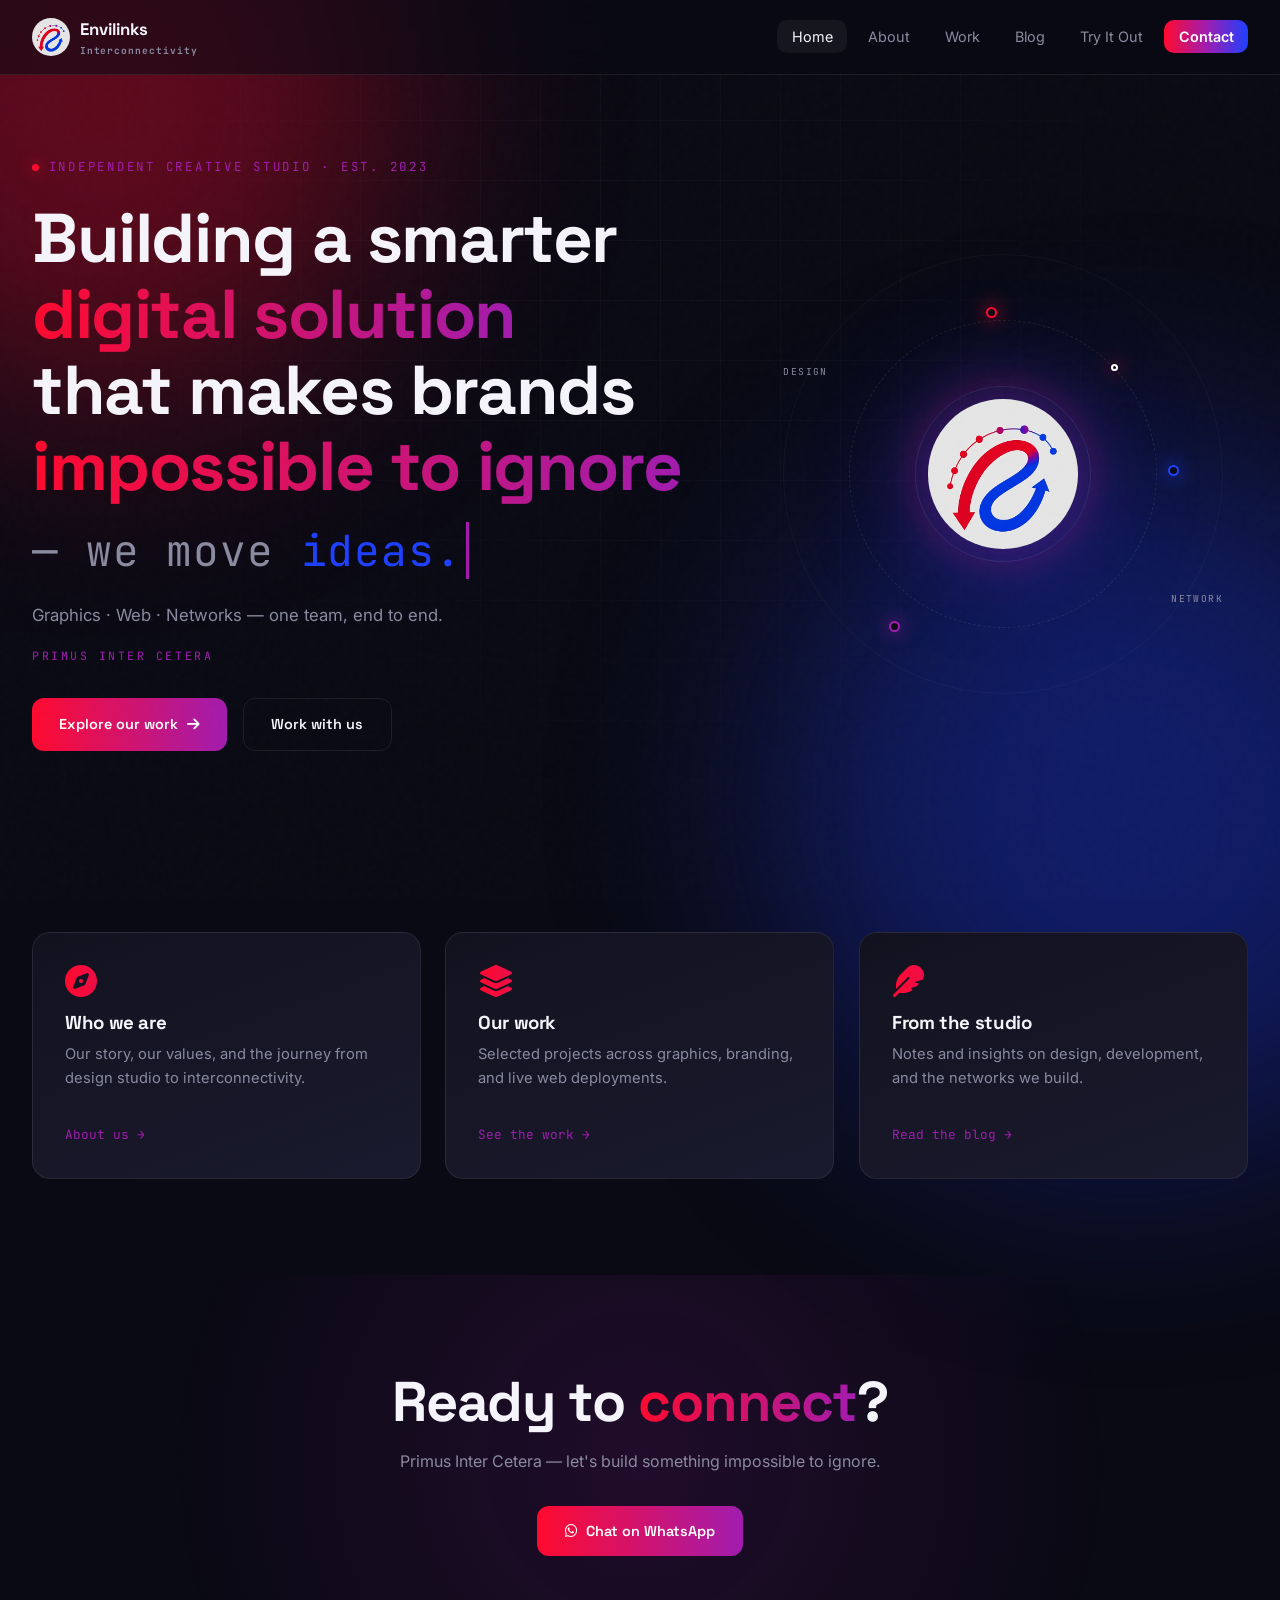
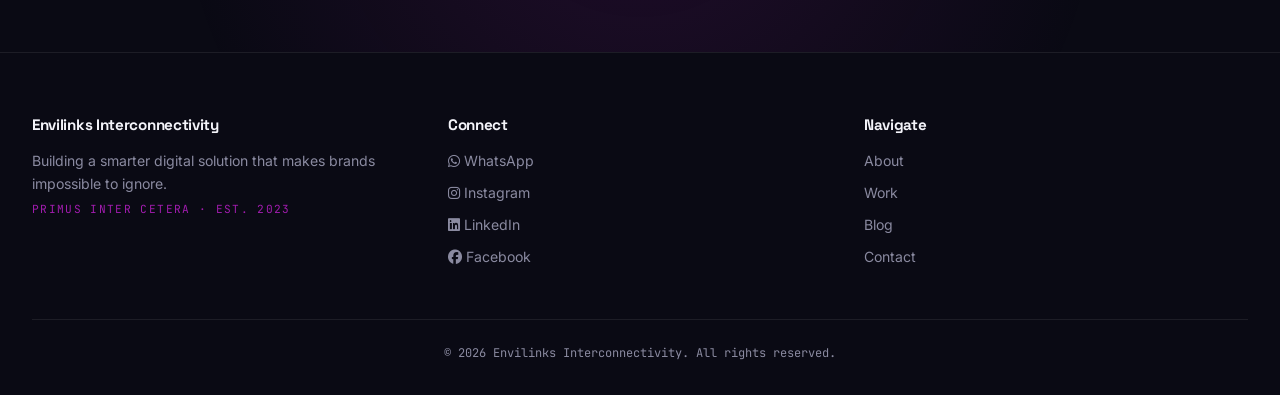
<file: index.html>
<!DOCTYPE html>
<html lang="en">
<head>
  <meta charset="UTF-8">
  <meta name="viewport" content="width=device-width, initial-scale=1.0">
  <meta name="theme-color" content="#0A0A14">
  <meta name="description" content="Envilinks Interconnectivity — Building a smarter digital solution that makes brands impossible to ignore.">
  <title>Envilinks Interconnectivity</title>
  <link rel="icon" href="assets/logo-current.png" type="image/png">
  <link rel="stylesheet" href="css/style.css">
  <link rel="preconnect" href="https://fonts.googleapis.com">
  <link href="https://fonts.googleapis.com/css2?family=Space+Grotesk:wght@400;500;700&family=JetBrains+Mono:wght@400;700&family=Inter:wght@300;400;600&display=swap" rel="stylesheet">
  <link rel="stylesheet" href="https://cdnjs.cloudflare.com/ajax/libs/font-awesome/6.5.0/css/all.min.css">
  <style>
    .typewriter{border-right:3px solid var(--grad-magenta);padding-right:4px;color:var(--grad-blue);white-space:nowrap;animation:caretBlink 1s step-end infinite}
    @keyframes caretBlink{0%,100%{border-color:var(--grad-magenta)}50%{border-color:transparent}}
  </style>
</head>
<body>
<div class="noise" aria-hidden="true"></div>
<div class="bg-orb orb-1"></div>
<div class="bg-orb orb-2"></div>
<div class="bg-grid"></div>

<!-- ═══════════ NAV ═══════════ -->
<nav class="nav" id="nav">
  <a href="index.html" class="nav-logo">
    <img src="assets/logo-current.png" alt="Envilinks" onerror="this.style.display='none'">
    <span>Envilinks<em>Interconnectivity</em></span>
  </a>
  <button class="nav-burger" id="navBurger" aria-label="Menu"><span></span><span></span><span></span></button>
  <ul class="nav-menu" id="navMenu">
    <li><a href="index.html" class="active">Home</a></li>
    <li><a href="about.html">About</a></li>
    <li><a href="portfolio.html">Work</a></li>
    <li><a href="blog.html">Blog</a></li>
    <li><a href="try.html">Try It Out</a></li>
    <li><a href="contact.html" class="nav-cta">Contact</a></li>
  </ul>
</nav>

<!-- ═══════════ HERO (light — hero copy + orb) ═══════════ -->
<header class="hero">
  <div class="hero-inner">
    <div class="hero-copy">
      <p class="hero-eyebrow reveal"><span class="live-dot"></span> INDEPENDENT CREATIVE STUDIO · EST. 2023</p>

      <h1 class="hero-title reveal">
        Building a smarter<br>
        <span class="grad-text">digital solution</span><br>
        that makes brands<br>
        <span class="grad-text">impossible to ignore</span><br>
        <span class="typer-line">— we move <span class="typewriter" id="typer"></span></span>
      </h1>

      <p class="hero-sub reveal">
        Graphics · Web · Networks — one team, end to end.
        <em class="hero-motto">PRIMUS INTER CETERA</em>
      </p>

      <div class="hero-actions reveal">
        <a href="portfolio.html" class="btn btn-grad">Explore our work <i class="fas fa-arrow-right"></i></a>
        <a href="contact.html" class="btn btn-ghost">Work with us</a>
      </div>
    </div>

    <div class="hero-art reveal" aria-label="Animated Envilinks mark">
      <div class="hero-orb">
        <div class="orb-ring r1"></div>
        <div class="orb-ring r2"></div>
        <div class="orb-ring r3"></div>
        <div class="orb-core">
          <img src="assets/logo-current.png" alt="Envilinks" onerror="this.parentElement.style.background='var(--gradient-brand-135)'">
        </div>
        <span class="orb-node n1"></span>
        <span class="orb-node n2"></span>
        <span class="orb-node n3"></span>
        <span class="orb-node n4"></span>
        <span class="orb-tag t1">DESIGN</span>
        <span class="orb-tag t2">NETWORK</span>
      </div>
    </div>
  </div>
</header>

<!-- ═══════════ THREE DOORS — point to other pages ═══════════ -->
<section class="section" style="padding-top:2rem">
  <div class="cards cards-doors">
    <a href="about.html" class="card tilt door-card">
      <i class="fas fa-compass card-icon"></i>
      <h3>Who we are</h3>
      <p>Our story, our values, and the journey from design studio to interconnectivity.</p>
      <span class="card-link">About us →</span>
    </a>
    <a href="portfolio.html" class="card tilt door-card">
      <i class="fas fa-layer-group card-icon"></i>
      <h3>Our work</h3>
      <p>Selected projects across graphics, branding, and live web deployments.</p>
      <span class="card-link">See the work →</span>
    </a>
    <a href="blog.html" class="card tilt door-card">
      <i class="fas fa-feather card-icon"></i>
      <h3>From the studio</h3>
      <p>Notes and insights on design, development, and the networks we build.</p>
      <span class="card-link">Read the blog →</span>
    </a>
  </div>
</section>

<!-- ═══════════ CTA ═══════════ -->
<section class="cta-band">
  <h2>Ready to <span class="grad-text">connect</span>?</h2>
  <p>Primus Inter Cetera — let's build something impossible to ignore.</p>
  <a href="https://wa.me/+2348142442012" target="_blank" class="btn btn-grad"><i class="fab fa-whatsapp"></i> Chat on WhatsApp</a>
</section>

<!-- ═══════════ FOOTER ═══════════ -->
<footer class="footer">
  <div class="footer-grid">
    <div>
      <h4>Envilinks Interconnectivity</h4>
      <p class="footer-tagline">Building a smarter digital solution that makes brands impossible to ignore.</p>
      <span class="footer-motto">PRIMUS INTER CETERA · EST. 2023</span>
    </div>
    <div>
      <h4>Connect</h4>
      <a href="https://wa.me/+2348142442012" target="_blank"><i class="fab fa-whatsapp"></i> WhatsApp</a>
      <a href="https://instagram.com/envilinks_interconnectivity" target="_blank"><i class="fab fa-instagram"></i> Instagram</a>
      <a href="https://linkedin.com/company/envilinks-interconnectivity" target="_blank"><i class="fab fa-linkedin"></i> LinkedIn</a>
      <a href="https://facebook.com/envilinksinterconnectivity" target="_blank"><i class="fab fa-facebook"></i> Facebook</a>
    </div>
    <div>
      <h4>Navigate</h4>
      <a href="about.html">About</a>
      <a href="portfolio.html">Work</a>
      <a href="blog.html">Blog</a>
      <a href="contact.html">Contact</a>
    </div>
  </div>
  <p class="footer-copy">© <span id="year"></span> Envilinks Interconnectivity. All rights reserved.</p>
</footer>

<script src="js/main.js"></script>
</body>
</html>
</file>
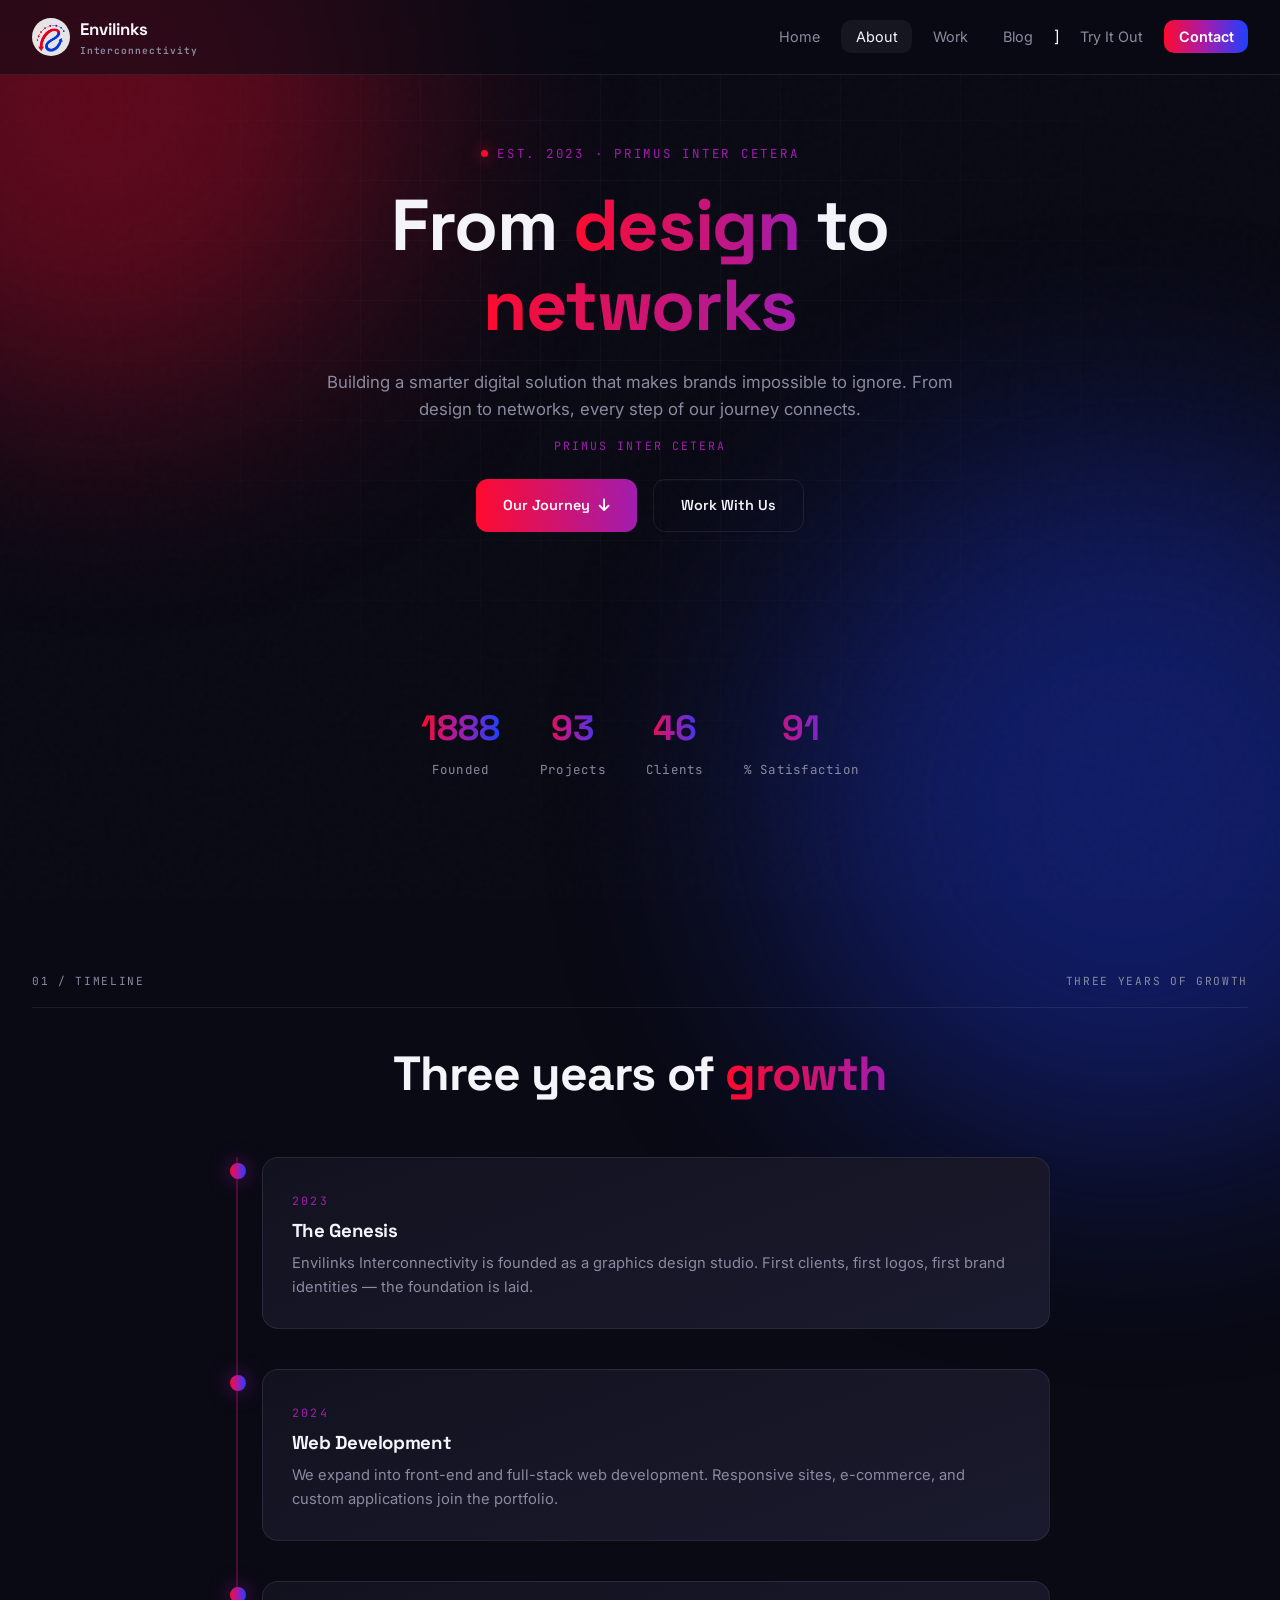
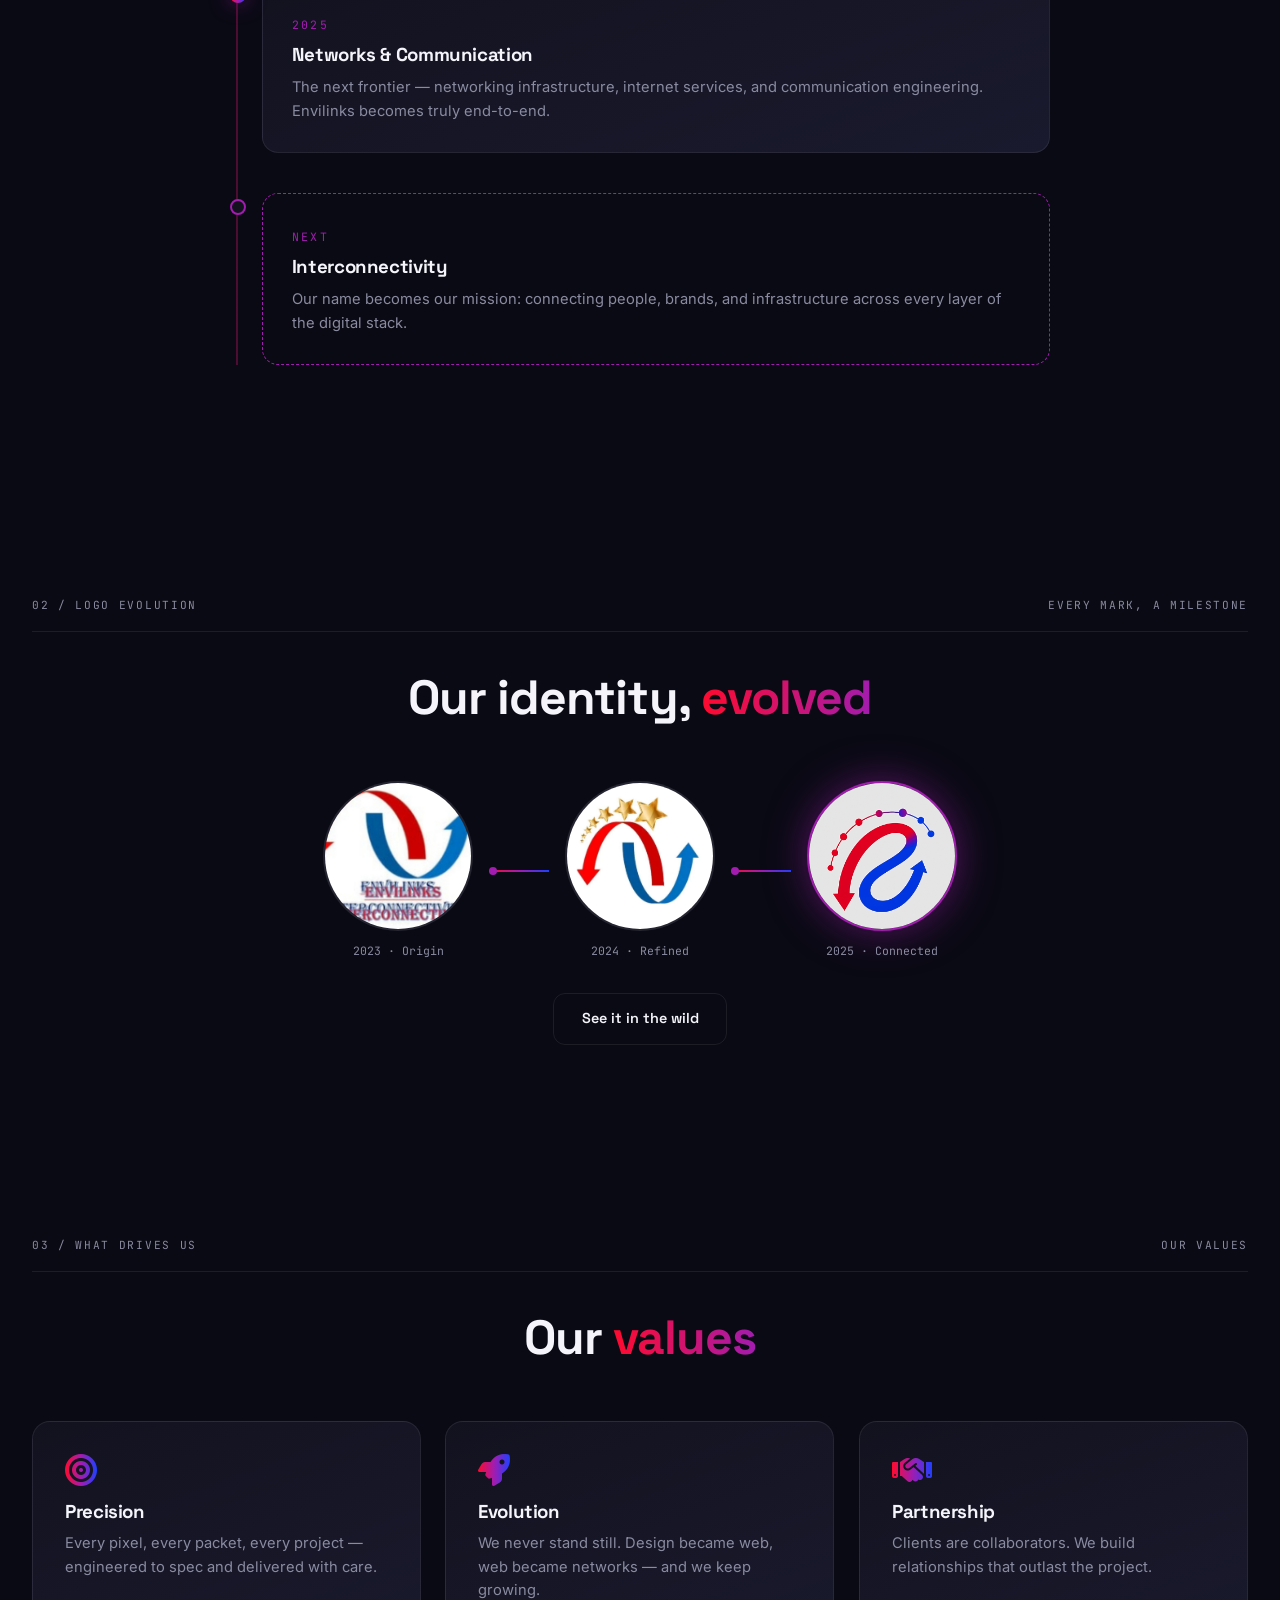
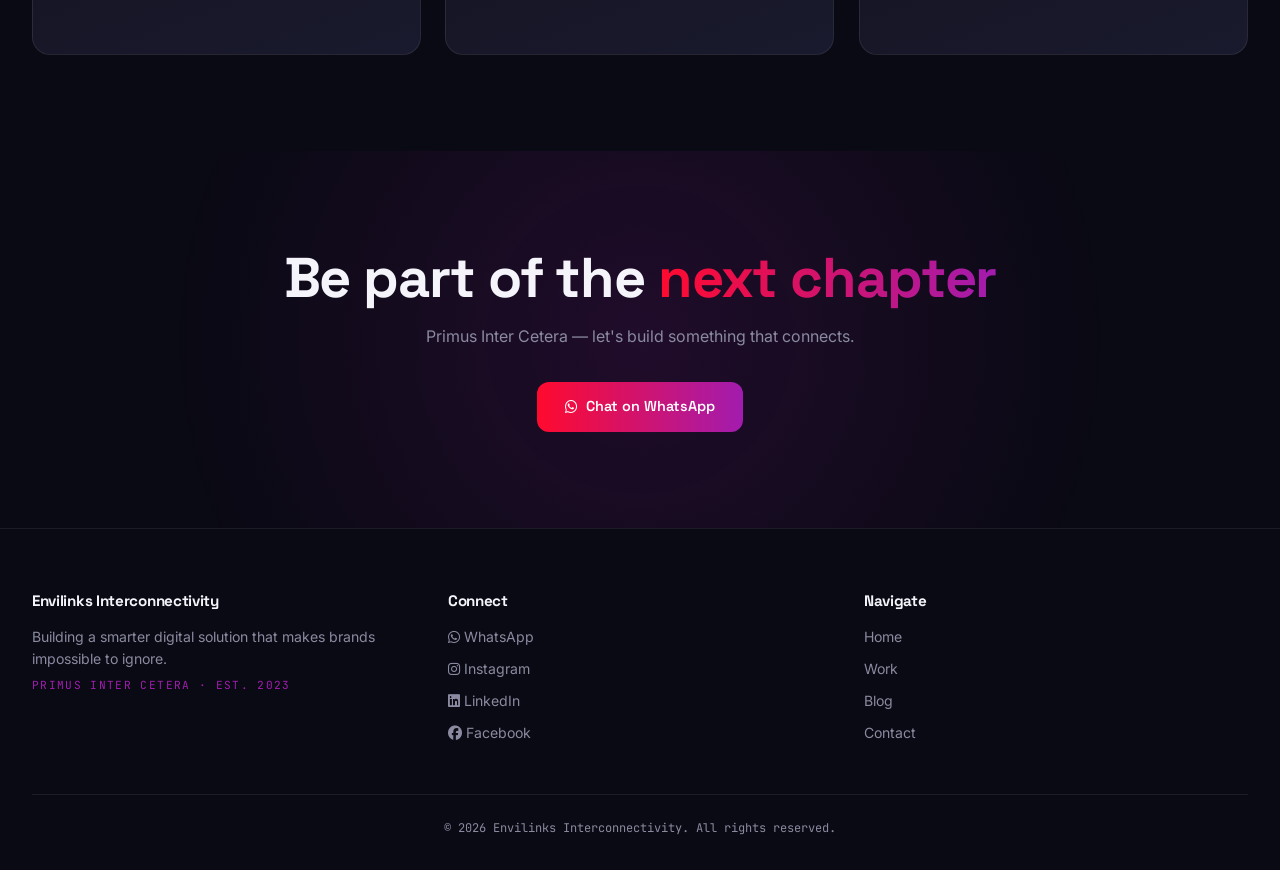
<file: about.html>
<!DOCTYPE html>
<html lang="en">
<head>
  <meta charset="UTF-8">
  <meta name="viewport" content="width=device-width, initial-scale=1.0">
  <meta name="theme-color" content="#0A0A14">
  <title>About — Envilinks Interconnectivity</title>
  <link rel="icon" href="assets/logo-current.png" type="image/png">
  <link rel="stylesheet" href="css/style.css">
  <link href="https://fonts.googleapis.com/css2?family=Space+Grotesk:wght@400;500;700&family=JetBrains+Mono:wght@400;700&family=Inter:wght@300;400;600&display=swap" rel="stylesheet">
  <link rel="stylesheet" href="https://cdnjs.cloudflare.com/ajax/libs/font-awesome/6.5.0/css/all.min.css">
</head>
<body>
<div class="noise" aria-hidden="true"></div>
<div class="bg-orb orb-1"></div>
<div class="bg-orb orb-2"></div>
<div class="bg-grid"></div>

<nav class="nav" id="nav">
  <a href="index.html" class="nav-logo">
    <img src="assets/logo-current.png" alt="Envilinks" onerror="this.style.display='none'">
    <span>Envilinks<em>Interconnectivity</em></span>
  </a>
  <button class="nav-burger" id="navBurger" aria-label="Menu"><span></span><span></span><span></span></button>
  <ul class="nav-menu" id="navMenu">
    <li><a href="index.html">Home</a></li>
    <li><a href="about.html" class="active">About</a></li>
    <li><a href="portfolio.html">Work</a></li>
    <li><a href="blog.html">Blog</a></li>
    ]<li><a href="try.html">Try It Out</a></li>
    <li><a href="contact.html" class="nav-cta">Contact</a></li>
  </ul>
</nav>

<header class="section" style="padding-top:9rem;text-align:center">
  <p class="hero-eyebrow reveal" style="justify-content:center"><span class="live-dot"></span> EST. 2023 · PRIMUS INTER CETERA</p>
  <h1 class="hero-title reveal" style="font-size:clamp(2.2rem,6vw,4.5rem);margin-top:1rem">
    From <span class="grad-text">design</span> to<br><span class="grad-text">networks</span>
  </h1>
  <p class="reveal" style="color:var(--text-dim);max-width:640px;margin:1.5rem auto;font-size:1.05rem">
    Building a smarter digital solution that makes brands impossible to ignore. From design to networks, every step of our journey connects.
    <span style="display:block;margin-top:.9rem;font-family:var(--font-mono);font-size:.72rem;letter-spacing:.18em;color:var(--grad-magenta)">PRIMUS INTER CETERA</span>
  </p>
  <div class="hero-actions reveal" style="justify-content:center;display:flex;gap:1rem;flex-wrap:wrap">
    <a href="#journey" class="btn btn-grad">Our Journey <i class="fas fa-arrow-down"></i></a>
    <a href="contact.html" class="btn btn-ghost">Work With Us</a>
  </div>
</header>

<section class="section" style="padding-top:2rem">
  <div class="hero-stats reveal" style="justify-content:center">
    <div class="stat"><b data-count="2023">0</b><span>Founded</span></div>
    <div class="stat"><b data-count="100">0</b><span>Projects</span></div>
    <div class="stat"><b data-count="50">0</b><span>Clients</span></div>
    <div class="stat"><b data-count="98">0</b><span>% Satisfaction</span></div>
  </div>
</section>

<section class="section" id="journey">
  <div class="section-kicker reveal">
    <span>01 / TIMELINE</span>
    <span>THREE YEARS OF GROWTH</span>
  </div>
  <div class="section-head">
    <h2>Three years of <span class="grad-text">growth</span></h2>
  </div>
  <div class="timeline">
    <div class="timeline-item reveal">
      <div class="timeline-dot"></div>
      <div class="timeline-card">
        <span class="kicker">2023</span>
        <h3>The Genesis</h3>
        <p>Envilinks Interconnectivity is founded as a graphics design studio. First clients, first logos, first brand identities — the foundation is laid.</p>
      </div>
    </div>
    <div class="timeline-item reveal">
      <div class="timeline-dot"></div>
      <div class="timeline-card">
        <span class="kicker">2024</span>
        <h3>Web Development</h3>
        <p>We expand into front-end and full-stack web development. Responsive sites, e-commerce, and custom applications join the portfolio.</p>
      </div>
    </div>
    <div class="timeline-item reveal">
      <div class="timeline-dot"></div>
      <div class="timeline-card">
        <span class="kicker">2025</span>
        <h3>Networks &amp; Communication</h3>
        <p>The next frontier — networking infrastructure, internet services, and communication engineering. Envilinks becomes truly end-to-end.</p>
      </div>
    </div>
    <div class="timeline-item reveal">
      <div class="timeline-dot future"></div>
      <div class="timeline-card future">
        <span class="kicker">NEXT</span>
        <h3>Interconnectivity</h3>
        <p>Our name becomes our mission: connecting people, brands, and infrastructure across every layer of the digital stack.</p>
      </div>
    </div>
  </div>
</section>

<section class="section logo-evo">
  <div class="section-kicker reveal">
    <span>02 / LOGO EVOLUTION</span>
    <span>EVERY MARK, A MILESTONE</span>
  </div>
  <div class="section-head">
    <h2>Our identity, <span class="grad-text">evolved</span></h2>
  </div>
  <div class="logo-track">
    <figure class="logo-node reveal">
      <img src="assets/logo-old-1.png" alt="2023 Envilinks logo"
        onerror="this.onerror=null;this.src='data:image/svg+xml;utf8,<svg xmlns=%22http://www.w3.org/2000/svg%22 viewBox=%220 0 200 200%22><defs><linearGradient id=%22g1%22 x1=%220%22 y1=%220%22 x2=%221%22 y2=%221%22><stop offset=%220%22 stop-color=%22%23A21CAF%22/><stop offset=%221%22 stop-color=%22%231E40FF%22/></linearGradient></defs><circle cx=%22100%22 cy=%22100%22 r=%2290%22 fill=%22%2312121F%22 stroke=%22url(%23g1)%22 stroke-width=%226%22/><text x=%22100%22 y=%22115%22 text-anchor=%22middle%22 font-family=%22sans-serif%22 font-size=%2242%22 fill=%22%23F4F4FA%22>E1</text></svg>'">
      <figcaption>2023 · Origin</figcaption>
    </figure>
    <div class="logo-connector"></div>
    <figure class="logo-node reveal">
      <img src="assets/logo-old-2.png" alt="2024 Envilinks logo"
        onerror="this.onerror=null;this.src='data:image/svg+xml;utf8,<svg xmlns=%22http://www.w3.org/2000/svg%22 viewBox=%220 0 200 200%22><defs><linearGradient id=%22g2%22 x1=%220%22 y1=%220%22 x2=%221%22 y2=%221%22><stop offset=%220%22 stop-color=%22%23FF0A2E%22/><stop offset=%221%22 stop-color=%22%23A21CAF%22/></linearGradient></defs><circle cx=%22100%22 cy=%22100%22 r=%2290%22 fill=%22%2312121F%22 stroke=%22url(%23g2)%22 stroke-width=%226%22/><text x=%22100%22 y=%22115%22 text-anchor=%22middle%22 font-family=%22sans-serif%22 font-size=%2242%22 fill=%22%23F4F4FA%22>E2</text></svg>'">
      <figcaption>2024 · Refined</figcaption>
    </figure>
    <div class="logo-connector"></div>
    <figure class="logo-node current reveal">
      <img src="assets/logo-current.png" alt="Current Envilinks logo"
        onerror="this.onerror=null;this.src='data:image/svg+xml;utf8,<svg xmlns=%22http://www.w3.org/2000/svg%22 viewBox=%220 0 200 200%22><defs><linearGradient id=%22g3%22 x1=%220%22 y1=%220%22 x2=%221%22 y2=%221%22><stop offset=%220%22 stop-color=%22%23FF0A2E%22/><stop offset=%22.5%22 stop-color=%22%23A21CAF%22/><stop offset=%221%22 stop-color=%22%231E40FF%22/></linearGradient></defs><circle cx=%22100%22 cy=%22100%22 r=%2290%22 fill=%22%2312121F%22 stroke=%22url(%23g3)%22 stroke-width=%226%22/><text x=%22100%22 y=%22115%22 text-anchor=%22middle%22 font-family=%22sans-serif%22 font-size=%2236%22 fill=%22%23F4F4FA%22>ENV</text></svg>'">
      <figcaption>2025 · Connected</figcaption>
    </figure>
  </div>
  <a href="portfolio.html" class="btn btn-ghost center-btn">See it in the wild</a>
</section>

<section class="section">
  <div class="section-kicker reveal">
    <span>03 / WHAT DRIVES US</span>
    <span>OUR VALUES</span>
  </div>
  <div class="section-head">
    <h2>Our <span class="grad-text">values</span></h2>
  </div>
  <div class="cards">
    <article class="card tilt">
      <i class="fas fa-bullseye card-icon"></i>
      <h3>Precision</h3>
      <p>Every pixel, every packet, every project — engineered to spec and delivered with care.</p>
    </article>
    <article class="card tilt">
      <i class="fas fa-rocket card-icon"></i>
      <h3>Evolution</h3>
      <p>We never stand still. Design became web, web became networks — and we keep growing.</p>
    </article>
    <article class="card tilt">
      <i class="fas fa-handshake card-icon"></i>
      <h3>Partnership</h3>
      <p>Clients are collaborators. We build relationships that outlast the project.</p>
    </article>
  </div>
</section>

<section class="cta-band">
  <h2>Be part of the <span class="grad-text">next chapter</span></h2>
  <p>Primus Inter Cetera — let's build something that connects.</p>
  <a href="https://wa.me/+2348142442012" target="_blank" class="btn btn-grad"><i class="fab fa-whatsapp"></i> Chat on WhatsApp</a>
</section>

<footer class="footer">
  <div class="footer-grid">
    <div>
      <h4>Envilinks Interconnectivity</h4>
      <p class="footer-tagline">Building a smarter digital solution that makes brands impossible to ignore.</p>
      <span class="footer-motto">PRIMUS INTER CETERA · EST. 2023</span>
    </div>
    <div>
      <h4>Connect</h4>
      <a href="https://wa.me/+2348142442012" target="_blank"><i class="fab fa-whatsapp"></i> WhatsApp</a>
      <a href="https://instagram.com/envilinks_interconnectivity" target="_blank"><i class="fab fa-instagram"></i> Instagram</a>
      <a href="https://linkedin.com/company/envilinks-interconnectivity" target="_blank"><i class="fab fa-linkedin"></i> LinkedIn</a>
      <a href="https://facebook.com/envilinksinterconnectivity" target="_blank"><i class="fab fa-facebook"></i> Facebook</a>
    </div>
    <div>
      <h4>Navigate</h4>
      <a href="index.html">Home</a>
      <a href="portfolio.html">Work</a>
      <a href="blog.html">Blog</a>
      <a href="contact.html">Contact</a>
    </div>
  </div>
  <p class="footer-copy">© <span id="year"></span> Envilinks Interconnectivity. All rights reserved.</p>
</footer>

<script src="js/main.js"></script>
</body>
</html>
</file>
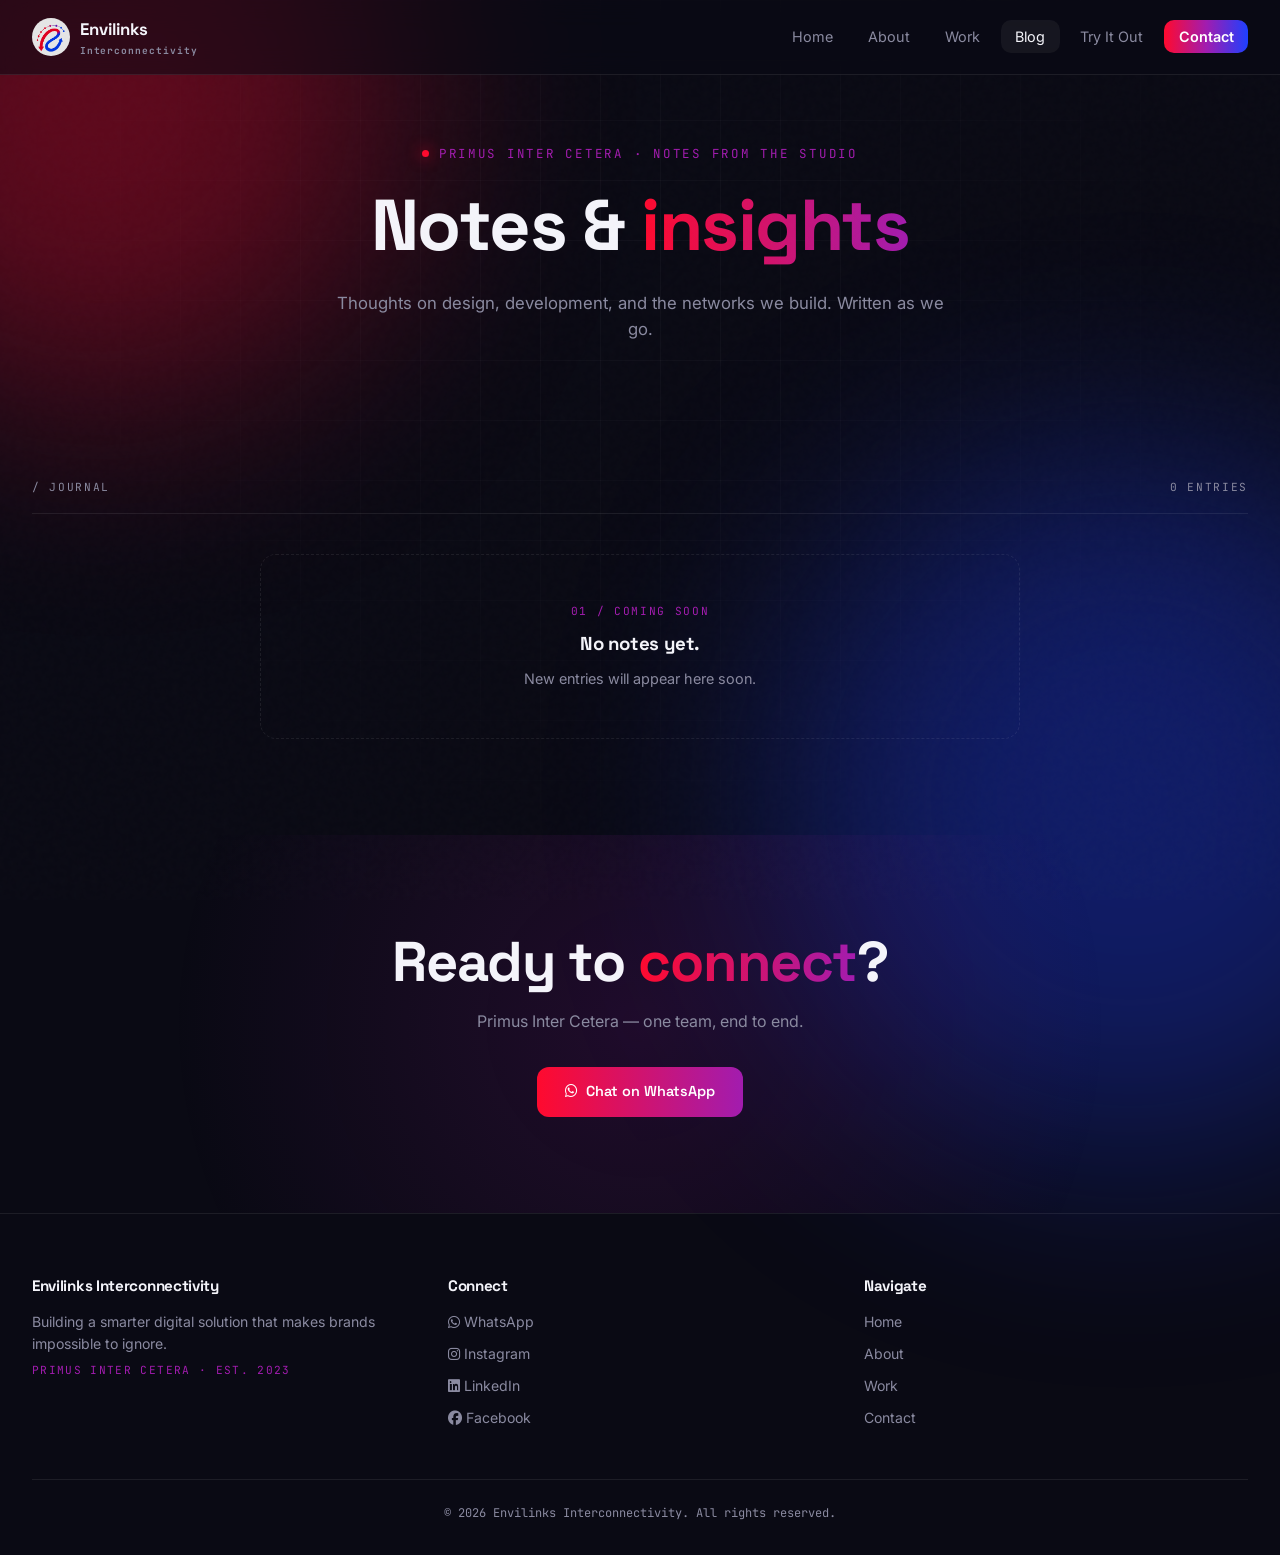
<file: blog.html>
<!DOCTYPE html>
<html lang="en">
<head>
  <meta charset="UTF-8">
  <meta name="viewport" content="width=device-width,initial-scale=1.0">
  <meta name="theme-color" content="#0A0A14">
  <title>Blog — Envilinks Interconnectivity</title>
  <link rel="icon" href="assets/logo-current.png" type="image/png">
  <link rel="stylesheet" href="css/style.css">
  <link href="https://fonts.googleapis.com/css2?family=Space+Grotesk:wght@400;500;700&family=JetBrains+Mono:wght@400;700&family=Inter:wght@300;400;600&display=swap" rel="stylesheet">
  <link rel="stylesheet" href="https://cdnjs.cloudflare.com/ajax/libs/font-awesome/6.5.0/css/all.min.css">
</head>
<body>
<div class="noise" aria-hidden="true"></div>
<div class="bg-orb orb-1"></div>
<div class="bg-orb orb-2"></div>
<div class="bg-grid"></div>

<nav class="nav" id="nav">
  <a href="index.html" class="nav-logo">
    <img src="assets/logo-current.png" alt="Envilinks" onerror="this.style.display='none'">
    <span>Envilinks<em>Interconnectivity</em></span>
  </a>
  <button class="nav-burger" id="navBurger" aria-label="Menu"><span></span><span></span><span></span></button>
  <ul class="nav-menu" id="navMenu">
    <li><a href="index.html">Home</a></li>
    <li><a href="about.html">About</a></li>
    <li><a href="portfolio.html">Work</a></li>
    <li><a href="blog.html" class="active">Blog</a></li>
    <li><a href="try.html">Try It Out</a></li>
    <li><a href="contact.html" class="nav-cta">Contact</a></li>
  </ul>
</nav>

<header class="section" style="padding-top:9rem;text-align:center">
  <p class="hero-eyebrow reveal" style="justify-content:center"><span class="live-dot"></span> PRIMUS INTER CETERA · NOTES FROM THE STUDIO</p>
  <h1 class="hero-title reveal" style="font-size:clamp(2.2rem,6vw,4.5rem);margin-top:1rem">
    Notes &amp; <span class="grad-text">insights</span>
  </h1>
  <p class="reveal" style="color:var(--text-dim);max-width:620px;margin:1.5rem auto;font-size:1.05rem">
    Thoughts on design, development, and the networks we build. Written as we go.
  </p>
</header>

<section class="section" style="padding-top:1rem">
  <div class="section-kicker reveal">
    <span>/ JOURNAL</span>
    <span><span id="postCount">0</span> ENTRIES</span>
  </div>

  <div id="postsList" style="max-width:760px;margin:0 auto"></div>
</section>

<section class="cta-band">
  <h2>Ready to <span class="grad-text">connect</span>?</h2>
  <p>Primus Inter Cetera — one team, end to end.</p>
  <a href="https://wa.me/+2348142442012" target="_blank" class="btn btn-grad"><i class="fab fa-whatsapp"></i> Chat on WhatsApp</a>
</section>

<footer class="footer">
  <div class="footer-grid">
    <div>
      <h4>Envilinks Interconnectivity</h4>
      <p class="footer-tagline">Building a smarter digital solution that makes brands impossible to ignore.</p>
      <span class="footer-motto">PRIMUS INTER CETERA · EST. 2023</span>
    </div>
    <div>
      <h4>Connect</h4>
      <a href="https://wa.me/+2348142442012" target="_blank"><i class="fab fa-whatsapp"></i> WhatsApp</a>
      <a href="https://instagram.com/envilinks_interconnectivity" target="_blank"><i class="fab fa-instagram"></i> Instagram</a>
      <a href="https://linkedin.com/company/envilinks-interconnectivity" target="_blank"><i class="fab fa-linkedin"></i> LinkedIn</a>
      <a href="https://facebook.com/envilinksinterconnectivity" target="_blank"><i class="fab fa-facebook"></i> Facebook</a>
    </div>
    <div>
      <h4>Navigate</h4>
      <a href="index.html">Home</a>
      <a href="about.html">About</a>
      <a href="portfolio.html">Work</a>
      <a href="contact.html">Contact</a>
    </div>
  </div>
  <p class="footer-copy">© <span id="year"></span> Envilinks Interconnectivity. All rights reserved.</p>
</footer>

<script src="js/main.js"></script>
<script src="js/blog.js"></script>
</body>
</html>
</file>
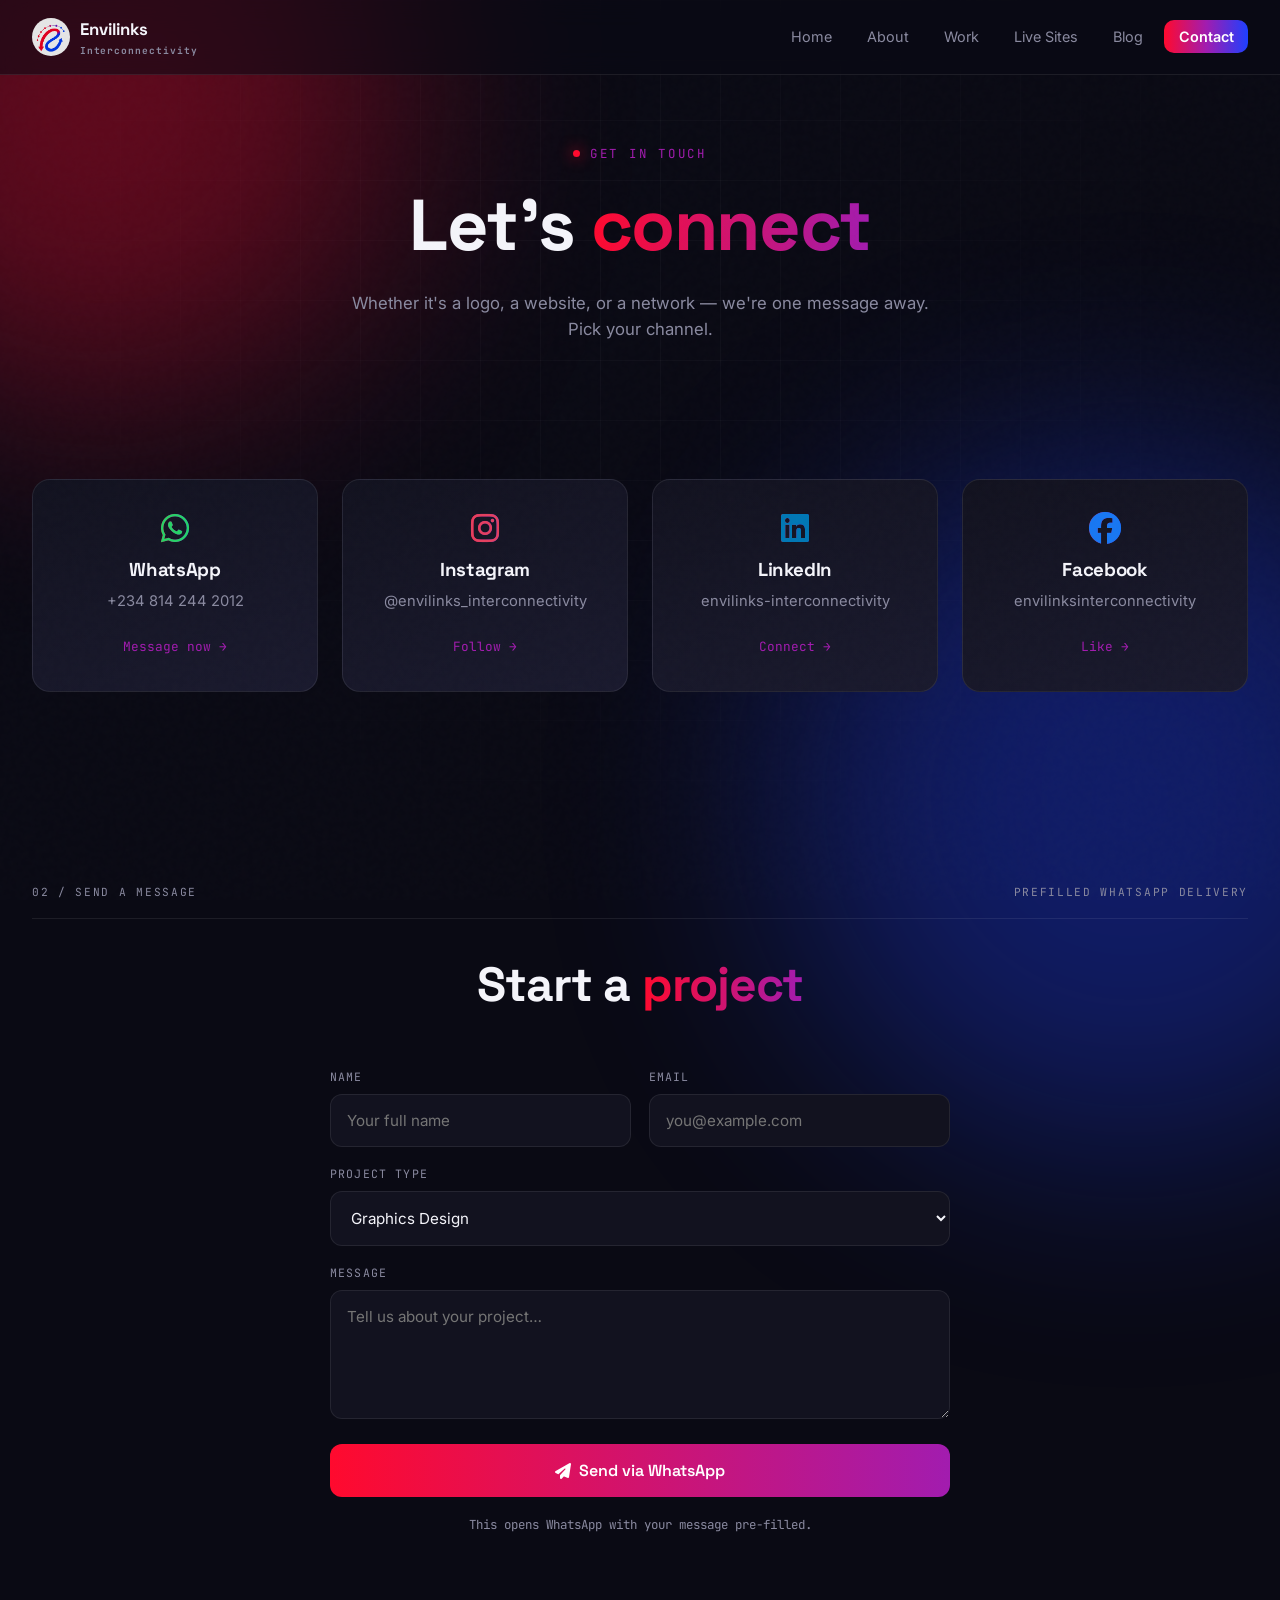
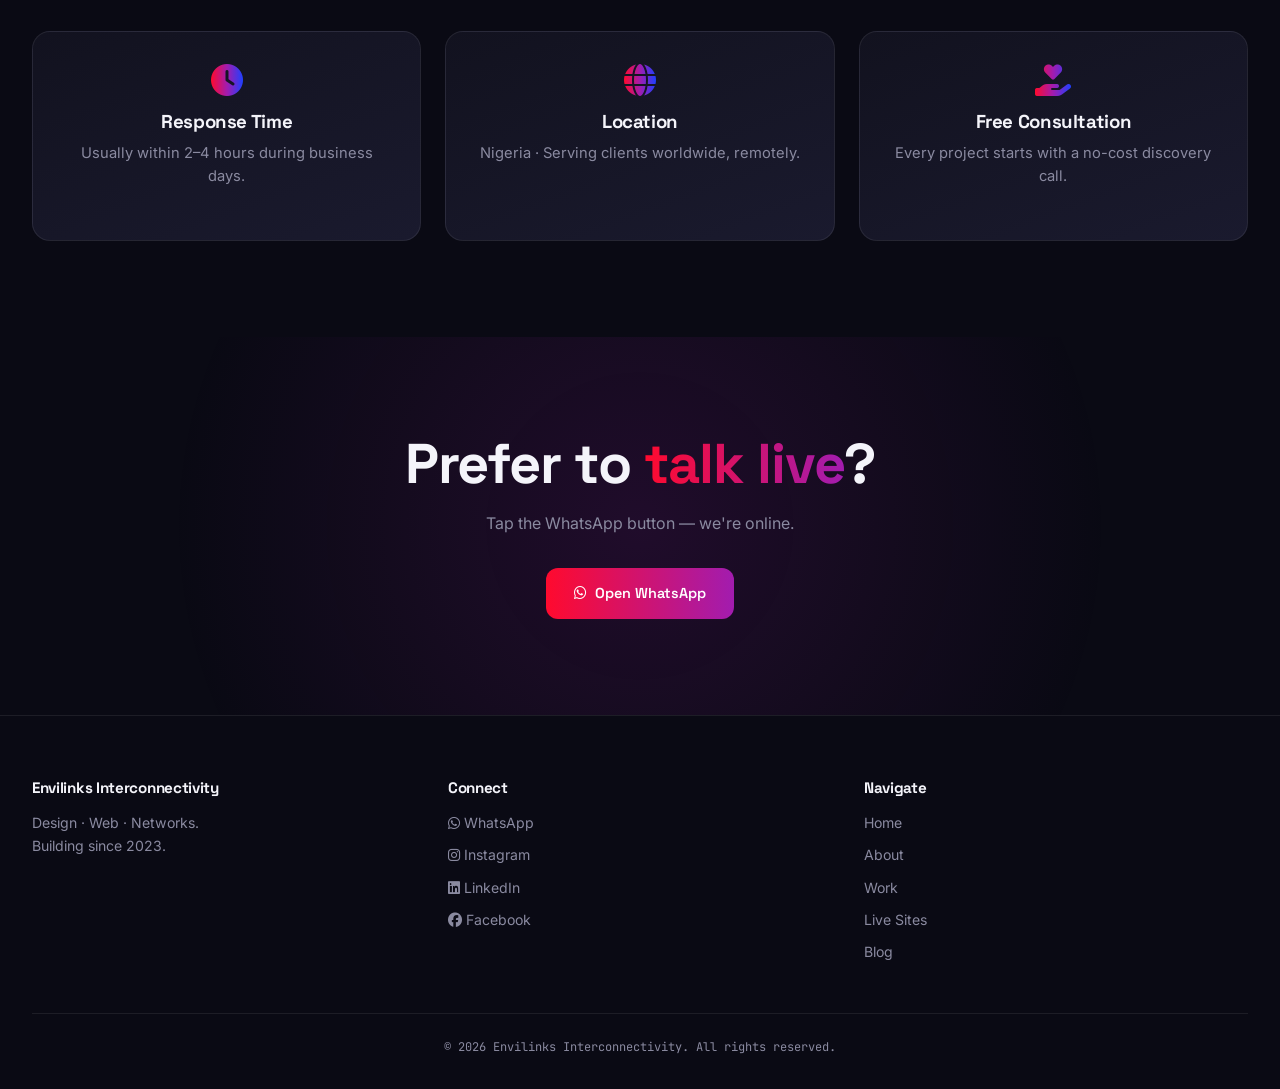
<file: contact.html>
<!DOCTYPE html>
<html lang="en">
<head>
  <meta charset="UTF-8">
  <meta name="viewport" content="width=device-width, initial-scale=1.0">
  <meta name="theme-color" content="#0A0A14">
  <title>Contact — Envilinks Interconnectivity</title>
  <link rel="icon" href="assets/logo-current.png" type="image/png">
  <link rel="stylesheet" href="css/style.css">
  <link href="https://fonts.googleapis.com/css2?family=Space+Grotesk:wght@400;500;700&family=JetBrains+Mono:wght@400;700&family=Inter:wght@300;400;600&display=swap" rel="stylesheet">
  <link rel="stylesheet" href="https://cdnjs.cloudflare.com/ajax/libs/font-awesome/6.5.0/css/all.min.css">
</head>
<body>
<div class="noise" aria-hidden="true"></div>
<div class="bg-orb orb-1"></div>
<div class="bg-orb orb-2"></div>
<div class="bg-grid"></div>

<nav class="nav" id="nav">
  <a href="index.html" class="nav-logo">
    <img src="assets/logo-current.png" alt="Envilinks" onerror="this.style.display='none'">
    <span>Envilinks<em>Interconnectivity</em></span>
  </a>
  <button class="nav-burger" id="navBurger" aria-label="Menu"><span></span><span></span><span></span></button>
  <ul class="nav-menu" id="navMenu">
    <li><a href="index.html">Home</a></li>
    <li><a href="about.html">About</a></li>
    <li><a href="portfolio.html">Work</a></li>
    <li><a href="websites.html">Live Sites</a></li>
    <li><a href="blog.html">Blog</a></li>
    <li><a href="contact.html" class="nav-cta active">Contact</a></li>
  </ul>
</nav>

<header class="section" style="padding-top:9rem;text-align:center">
  <p class="hero-eyebrow reveal" style="justify-content:center"><span class="live-dot"></span> GET IN TOUCH</p>
  <h1 class="hero-title reveal" style="font-size:clamp(2.2rem,6vw,4.5rem);margin-top:1rem">
    Let's <span class="grad-text">connect</span>
  </h1>
  <p class="reveal" style="color:var(--text-dim);max-width:580px;margin:1.5rem auto;font-size:1.05rem">
    Whether it's a logo, a website, or a network — we're one message away. Pick your channel.
  </p>
</header>

<section class="section" style="padding-top:1rem">
  <div class="cards">
    <a href="https://wa.me/+2348142442012" target="_blank" class="card tilt" style="text-align:center">
      <i class="fab fa-whatsapp card-icon" style="color:#25D366;-webkit-text-fill-color:#25D366"></i>
      <h3>WhatsApp</h3>
      <p>+234 814 244 2012</p>
      <span class="card-link">Message now →</span>
    </a>
    <a href="https://instagram.com/envilinks_interconnectivity" target="_blank" class="card tilt" style="text-align:center">
      <i class="fab fa-instagram card-icon" style="color:#E4405F;-webkit-text-fill-color:#E4405F"></i>
      <h3>Instagram</h3>
      <p>@envilinks_interconnectivity</p>
      <span class="card-link">Follow →</span>
    </a>
    <a href="https://linkedin.com/company/envilinks-interconnectivity" target="_blank" class="card tilt" style="text-align:center">
      <i class="fab fa-linkedin card-icon" style="color:#0077B5;-webkit-text-fill-color:#0077B5"></i>
      <h3>LinkedIn</h3>
      <p>envilinks-interconnectivity</p>
      <span class="card-link">Connect →</span>
    </a>
    <a href="https://facebook.com/envilinksinterconnectivity" target="_blank" class="card tilt" style="text-align:center">
      <i class="fab fa-facebook card-icon" style="color:#1877F2;-webkit-text-fill-color:#1877F2"></i>
      <h3>Facebook</h3>
      <p>envilinksinterconnectivity</p>
      <span class="card-link">Like →</span>
    </a>
  </div>
</section>

<section class="section">
  <div class="section-kicker reveal">
    <span>02 / SEND A MESSAGE</span>
    <span>PREFILLED WHATSAPP DELIVERY</span>
  </div>
  <div class="section-head">
    <h2>Start a <span class="grad-text">project</span></h2>
  </div>

  <form id="contactForm" style="max-width:620px;margin:0 auto;display:flex;flex-direction:column;gap:1.1rem" novalidate>
    <div style="display:grid;grid-template-columns:1fr 1fr;gap:1.1rem" class="form-row">
      <div>
        <label style="display:block;font-family:var(--font-mono);font-size:.72rem;color:var(--text-dim);margin-bottom:.5rem;letter-spacing:.1em">NAME</label>
        <input id="cName" type="text" placeholder="Your full name" required
          style="width:100%;padding:1rem;background:var(--bg-panel);border:1px solid var(--line);border-radius:12px;color:var(--text);font-family:var(--font-body);font-size:.95rem;transition:.3s">
      </div>
      <div>
        <label style="display:block;font-family:var(--font-mono);font-size:.72rem;color:var(--text-dim);margin-bottom:.5rem;letter-spacing:.1em">EMAIL</label>
        <input id="cEmail" type="email" placeholder="you@example.com" required
          style="width:100%;padding:1rem;background:var(--bg-panel);border:1px solid var(--line);border-radius:12px;color:var(--text);font-family:var(--font-body);font-size:.95rem;transition:.3s">
      </div>
    </div>

    <div>
      <label style="display:block;font-family:var(--font-mono);font-size:.72rem;color:var(--text-dim);margin-bottom:.5rem;letter-spacing:.1em">PROJECT TYPE</label>
      <select id="cType" style="width:100%;padding:1rem;background:var(--bg-panel);border:1px solid var(--line);border-radius:12px;color:var(--text);font-family:var(--font-body);font-size:.95rem">
        <option value="graphics">Graphics Design</option>
        <option value="web">Web Development</option>
        <option value="branding">Branding</option>
        <option value="networking">Networking & Communication</option>
        <option value="other">Other</option>
      </select>
    </div>

    <div>
      <label style="display:block;font-family:var(--font-mono);font-size:.72rem;color:var(--text-dim);margin-bottom:.5rem;letter-spacing:.1em">MESSAGE</label>
      <textarea id="cMessage" rows="5" placeholder="Tell us about your project…" required
        style="width:100%;padding:1rem;background:var(--bg-panel);border:1px solid var(--line);border-radius:12px;color:var(--text);font-family:var(--font-body);font-size:.95rem;resize:vertical;transition:.3s"></textarea>
    </div>

    <button type="submit" class="btn btn-grad" style="justify-content:center;font-size:1rem;padding:1rem">
      <i class="fas fa-paper-plane"></i> Send via WhatsApp
    </button>
    <p style="text-align:center;color:var(--text-dim);font-size:.78rem;font-family:var(--font-mono)">
      This opens WhatsApp with your message pre-filled.
    </p>
  </form>
</section>

<section class="section" style="padding-top:0">
  <div class="cards">
    <article class="card" style="text-align:center">
      <i class="fas fa-clock card-icon"></i>
      <h3>Response Time</h3>
      <p>Usually within 2–4 hours during business days.</p>
    </article>
    <article class="card" style="text-align:center">
      <i class="fas fa-globe card-icon"></i>
      <h3>Location</h3>
      <p>Nigeria · Serving clients worldwide, remotely.</p>
    </article>
    <article class="card" style="text-align:center">
      <i class="fas fa-hand-holding-heart card-icon"></i>
      <h3>Free Consultation</h3>
      <p>Every project starts with a no-cost discovery call.</p>
    </article>
  </div>
</section>

<section class="cta-band">
  <h2>Prefer to <span class="grad-text">talk live</span>?</h2>
  <p>Tap the WhatsApp button — we're online.</p>
  <a href="https://wa.me/+2348142442012" target="_blank" class="btn btn-grad"><i class="fab fa-whatsapp"></i> Open WhatsApp</a>
</section>

<footer class="footer">
  <div class="footer-grid">
    <div>
      <h4>Envilinks Interconnectivity</h4>
      <p style="color:var(--text-dim);font-size:.88rem">Design · Web · Networks.<br>Building since 2023.</p>
    </div>
    <div>
      <h4>Connect</h4>
      <a href="https://wa.me/+2348142442012" target="_blank"><i class="fab fa-whatsapp"></i> WhatsApp</a>
      <a href="https://instagram.com/envilinks_interconnectivity" target="_blank"><i class="fab fa-instagram"></i> Instagram</a>
      <a href="https://linkedin.com/company/envilinks-interconnectivity" target="_blank"><i class="fab fa-linkedin"></i> LinkedIn</a>
      <a href="https://facebook.com/envilinksinterconnectivity" target="_blank"><i class="fab fa-facebook"></i> Facebook</a>
    </div>
    <div>
      <h4>Navigate</h4>
      <a href="index.html">Home</a>
      <a href="about.html">About</a>
      <a href="portfolio.html">Work</a>
      <a href="websites.html">Live Sites</a>
      <a href="blog.html">Blog</a>
    </div>
  </div>
  <p class="footer-copy">© <span id="year"></span> Envilinks Interconnectivity. All rights reserved.</p>
</footer>

<script src="js/main.js"></script>
<script>
document.getElementById('contactForm').addEventListener('submit', e => {
  e.preventDefault();
  const name = document.getElementById('cName').value.trim();
  const email = document.getElementById('cEmail').value.trim();
  const type = document.getElementById('cType').value;
  const message = document.getElementById('cMessage').value.trim();

  if (!name || !email || !message) return toast('Please fill in name, email, and message');
  if (!/^[^\s@]+@[^\s@]+\.[^\s@]+$/.test(email)) return toast('Please enter a valid email address');

  const labels = { graphics:'Graphics Design', web:'Web Development', branding:'Branding', networking:'Networking & Communication', other:'Other' };
  const text = `*New Project Inquiry — Envilinks*\n\n*Name:* ${name}\n*Email:* ${email}\n*Project Type:* ${labels[type]}\n\n*Message:*\n${message}`;
  window.open(`https://wa.me/+2348142442012?text=${encodeURIComponent(text)}`, '_blank');
  toast('Opening WhatsApp…');
});

document.querySelectorAll('#contactForm input, #contactForm textarea, #contactForm select').forEach(el => {
  el.addEventListener('focus', () => { el.style.borderColor = 'var(--grad-magenta)'; el.style.boxShadow = '0 0 0 3px rgba(162,28,175,.15)'; });
  el.addEventListener('blur', () => { el.style.borderColor = 'var(--line)'; el.style.boxShadow = 'none'; });
});
</script>
<style>@media(max-width:600px){.form-row{grid-template-columns:1fr!important}}</style>
</body>
</html>
</file>
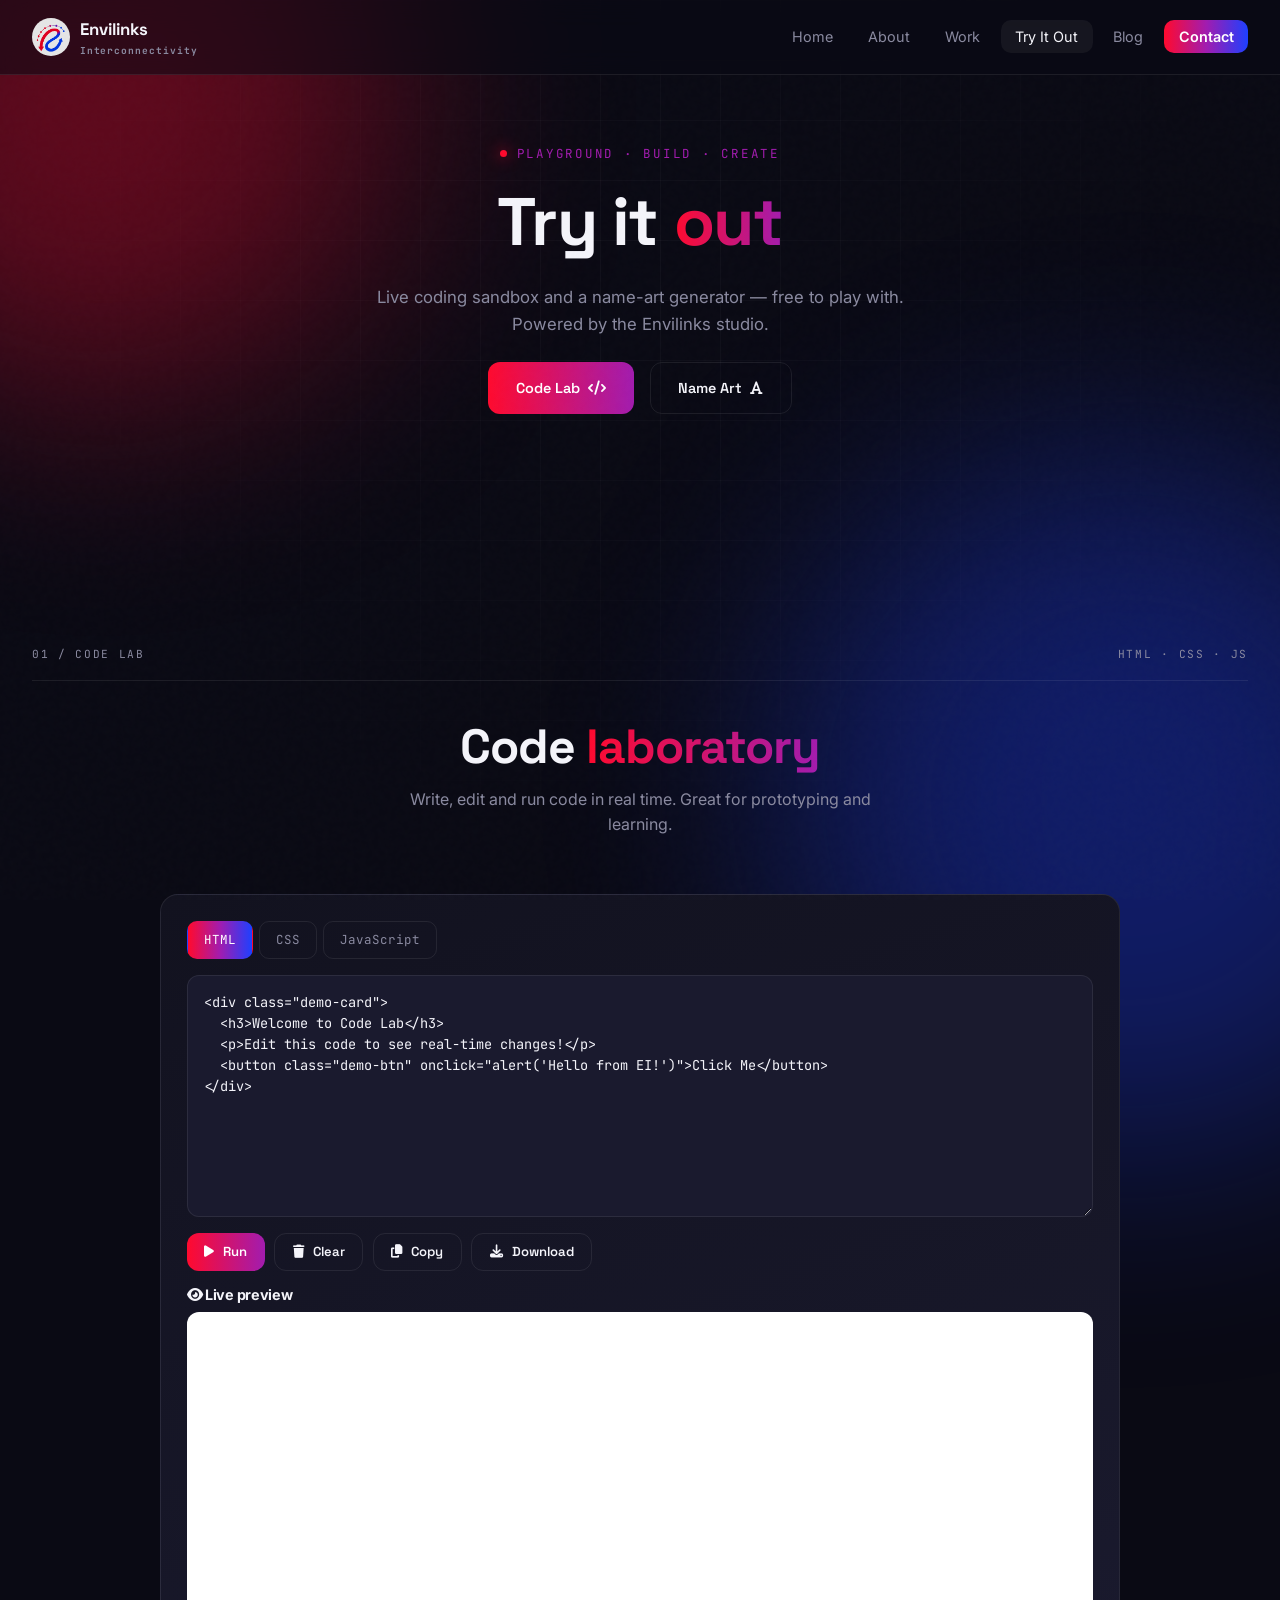
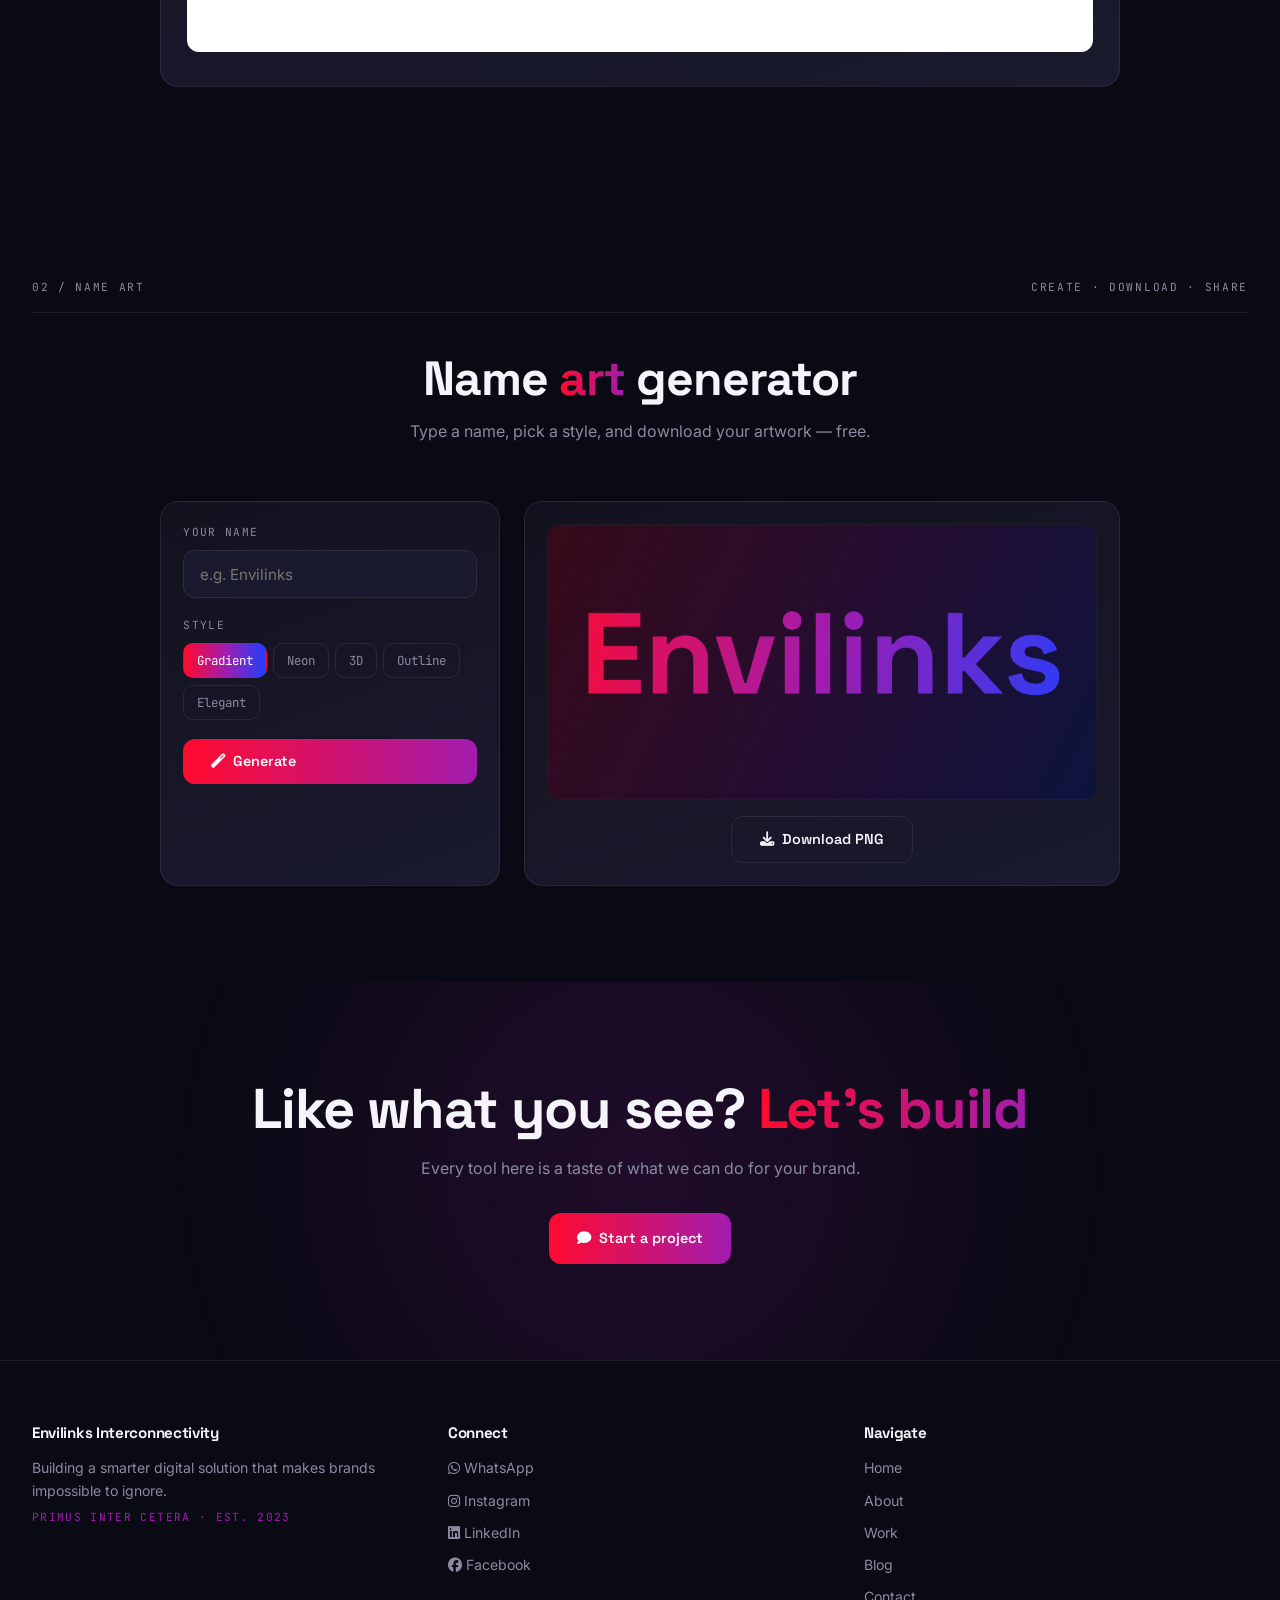
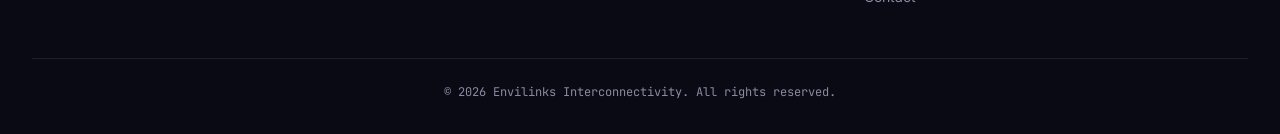
<file: try.html>
<!DOCTYPE html>
<html lang="en">
<head>
  <meta charset="UTF-8">
  <meta name="viewport" content="width=device-width, initial-scale=1.0">
  <meta name="theme-color" content="#0A0A14">
  <title>Try It Out — Envilinks Interconnectivity</title>
  <link rel="icon" href="assets/logo-current.png" type="image/png">
  <link rel="stylesheet" href="css/style.css">
  <link href="https://fonts.googleapis.com/css2?family=Space+Grotesk:wght@400;500;700&family=JetBrains+Mono:wght@400;700&family=Inter:wght@300;400;600&display=swap" rel="stylesheet">
  <link rel="stylesheet" href="https://cdnjs.cloudflare.com/ajax/libs/font-awesome/6.5.0/css/all.min.css">
</head>
<body>
<div class="noise" aria-hidden="true"></div>
<div class="bg-orb orb-1"></div>
<div class="bg-orb orb-2"></div>
<div class="bg-grid"></div>

<nav class="nav" id="nav">
  <a href="index.html" class="nav-logo">
    <img src="assets/logo-current.png" alt="Envilinks" onerror="this.style.display='none'">
    <span>Envilinks<em>Interconnectivity</em></span>
  </a>
  <button class="nav-burger" id="navBurger" aria-label="Menu"><span></span><span></span><span></span></button>
  <ul class="nav-menu" id="navMenu">
    <li><a href="index.html">Home</a></li>
    <li><a href="about.html">About</a></li>
    <li><a href="portfolio.html">Work</a></li>
    <li><a href="try.html" class="active">Try It Out</a></li>
    <li><a href="blog.html">Blog</a></li>
    <li><a href="contact.html" class="nav-cta">Contact</a></li>
  </ul>
</nav>

<header class="section" style="padding-top:9rem;text-align:center">
  <p class="hero-eyebrow reveal" style="justify-content:center"><span class="live-dot"></span> PLAYGROUND · BUILD · CREATE</p>
  <h1 class="hero-title reveal" style="font-size:clamp(2.2rem,6vw,4.2rem);margin-top:1rem">
    Try it <span class="grad-text">out</span>
  </h1>
  <p class="reveal" style="color:var(--text-dim);max-width:600px;margin:1.5rem auto;font-size:1.05rem">
    Live coding sandbox and a name-art generator — free to play with. Powered by the Envilinks studio.
  </p>
  <div class="hero-actions reveal" style="justify-content:center">
    <a href="#code-lab" class="btn btn-grad">Code Lab <i class="fas fa-code"></i></a>
    <a href="#name-art" class="btn btn-ghost">Name Art <i class="fas fa-font"></i></a>
  </div>
</header>

<!-- ═══════════ CODE LAB ═══════════ -->
<section class="section" id="code-lab">
  <div class="section-kicker reveal">
    <span>01 / CODE LAB</span>
    <span>HTML · CSS · JS</span>
  </div>
  <div class="section-head">
    <h2>Code <span class="grad-text">laboratory</span></h2>
    <p>Write, edit and run code in real time. Great for prototyping and learning.</p>
  </div>

  <div class="lab-wrap">
    <div class="lab-tabs">
      <button class="lab-tab active" data-tab="html">HTML</button>
      <button class="lab-tab" data-tab="css">CSS</button>
      <button class="lab-tab" data-tab="js">JavaScript</button>
    </div>

    <div class="lab-editors">
      <textarea id="editorHTML" class="lab-editor active" spellcheck="false" placeholder="<!-- HTML here -->"><div class="demo-card">
  <h3>Welcome to Code Lab</h3>
  <p>Edit this code to see real-time changes!</p>
  <button class="demo-btn" onclick="alert('Hello from EI!')">Click Me</button>
</div></textarea>
      <textarea id="editorCSS" class="lab-editor" spellcheck="false" placeholder="/* CSS here */">.demo-card{
  background:#12121F;
  color:#F4F4FA;
  padding:2rem;
  border-radius:14px;
  max-width:340px;
  margin:0 auto;
  text-align:center;
  border:1px solid rgba(255,255,255,.08);
}
.demo-card h3{margin-bottom:.8rem;color:#A21CAF}
.demo-btn{background:linear-gradient(90deg,#FF0A2E,#A21CAF,#1E40FF);color:#fff;border:none;padding:.7rem 1.4rem;border-radius:10px;cursor:pointer;font-weight:600}
.demo-btn:hover{transform:translateY(-2px)}</textarea>
      <textarea id="editorJS" class="lab-editor" spellcheck="false" placeholder="// JavaScript here">console.log('Code Lab ready');</textarea>
    </div>

    <div class="lab-actions">
      <button id="labRun" class="btn btn-grad"><i class="fas fa-play"></i> Run</button>
      <button id="labClear" class="btn btn-ghost"><i class="fas fa-trash"></i> Clear</button>
      <button id="labCopy" class="btn btn-ghost"><i class="fas fa-copy"></i> Copy</button>
      <button id="labDownload" class="btn btn-ghost"><i class="fas fa-download"></i> Download</button>
    </div>

    <div class="lab-preview-head">
      <h4><i class="fas fa-eye"></i> Live preview</h4>
    </div>
    <iframe id="labPreview" class="lab-preview" title="Preview" sandbox="allow-scripts allow-modals"></iframe>
  </div>
</section>

<!-- ═══════════ NAME ART GENERATOR ═══════════ -->
<section class="section" id="name-art">
  <div class="section-kicker reveal">
    <span>02 / NAME ART</span>
    <span>CREATE · DOWNLOAD · SHARE</span>
  </div>
  <div class="section-head">
    <h2>Name <span class="grad-text">art</span> generator</h2>
    <p>Type a name, pick a style, and download your artwork — free.</p>
  </div>

  <div class="art-wrap">
    <div class="art-controls">
      <div class="art-field">
        <label>Your name</label>
        <input id="artName" type="text" maxlength="20" placeholder="e.g. Envilinks">
      </div>

      <div class="art-field">
        <label>Style</label>
        <div class="art-styles">
          <button class="art-style active" data-style="gradient">Gradient</button>
          <button class="art-style" data-style="neon">Neon</button>
          <button class="art-style" data-style="3d">3D</button>
          <button class="art-style" data-style="outline">Outline</button>
          <button class="art-style" data-style="elegant">Elegant</button>
        </div>
      </div>

      <button id="artGenerate" class="btn btn-grad"><i class="fas fa-magic"></i> Generate</button>
    </div>

    <div class="art-stage">
      <canvas id="artCanvas" width="800" height="400"></canvas>
      <div class="art-actions">
        <button id="artDownload" class="btn btn-ghost" disabled><i class="fas fa-download"></i> Download PNG</button>
      </div>
    </div>
  </div>
</section>

<section class="cta-band">
  <h2>Like what you see? <span class="grad-text">Let's build</span></h2>
  <p>Every tool here is a taste of what we can do for your brand.</p>
  <a href="contact.html" class="btn btn-grad"><i class="fas fa-comment"></i> Start a project</a>
</section>

<footer class="footer">
  <div class="footer-grid">
    <div>
      <h4>Envilinks Interconnectivity</h4>
      <p class="footer-tagline">Building a smarter digital solution that makes brands impossible to ignore.</p>
      <span class="footer-motto">PRIMUS INTER CETERA · EST. 2023</span>
    </div>
    <div>
      <h4>Connect</h4>
      <a href="https://wa.me/+2348142442012" target="_blank"><i class="fab fa-whatsapp"></i> WhatsApp</a>
      <a href="https://instagram.com/envilinks_interconnectivity" target="_blank"><i class="fab fa-instagram"></i> Instagram</a>
      <a href="https://linkedin.com/company/envilinks-interconnectivity" target="_blank"><i class="fab fa-linkedin"></i> LinkedIn</a>
      <a href="https://facebook.com/envilinksinterconnectivity" target="_blank"><i class="fab fa-facebook"></i> Facebook</a>
    </div>
    <div>
      <h4>Navigate</h4>
      <a href="index.html">Home</a>
      <a href="about.html">About</a>
      <a href="portfolio.html">Work</a>
      <a href="blog.html">Blog</a>
      <a href="contact.html">Contact</a>
    </div>
  </div>
  <p class="footer-copy">© <span id="year"></span> Envilinks Interconnectivity. All rights reserved.</p>
</footer>

<style>
/* ═══════════ CODE LAB ═══════════ */
.lab-wrap{max-width:960px;margin:0 auto;background:linear-gradient(160deg,var(--bg-panel),var(--bg-panel-2));border:1px solid var(--line);border-radius:18px;padding:1.6rem}
.lab-tabs{display:flex;gap:.4rem;margin-bottom:1rem;flex-wrap:wrap}
.lab-tab{padding:.6rem 1rem;border-radius:10px;border:1px solid var(--line);background:transparent;color:var(--text-dim);font-family:var(--font-mono);font-size:.78rem;letter-spacing:.08em;cursor:pointer;transition:.25s}
.lab-tab:hover{color:var(--text);border-color:rgba(162,28,175,.4)}
.lab-tab.active{background:var(--gradient-brand);color:#fff;border-color:transparent}
.lab-editors{position:relative;border:1px solid var(--line);border-radius:12px;overflow:hidden;background:var(--bg-panel-2)}
.lab-editor{display:none;width:100%;min-height:240px;padding:1rem;background:transparent;border:none;color:var(--text);font-family:var(--font-mono);font-size:.85rem;line-height:1.55;resize:vertical;outline:none}
.lab-editor.active{display:block}
.lab-actions{display:flex;gap:.6rem;flex-wrap:wrap;margin:1rem 0}
.lab-actions .btn{padding:.6rem 1.1rem;font-size:.82rem}
.lab-preview-head{margin:1rem 0 .6rem;font-family:var(--font-mono);font-size:.7rem;letter-spacing:.12em;color:var(--text-dim)}
.lab-preview-head h4{font-family:var(--font-body);font-size:.9rem;color:var(--text);margin:0}
.lab-preview{width:100%;height:340px;border:1px solid var(--line);border-radius:12px;background:#fff}

/* ═══════════ NAME ART ═══════════ */
.art-wrap{display:grid;grid-template-columns:340px 1fr;gap:1.5rem;max-width:960px;margin:0 auto}
.art-controls{background:linear-gradient(160deg,var(--bg-panel),var(--bg-panel-2));border:1px solid var(--line);border-radius:18px;padding:1.4rem;display:flex;flex-direction:column;gap:1.2rem}
.art-field{display:flex;flex-direction:column;gap:.5rem}
.art-field label{font-family:var(--font-mono);font-size:.7rem;letter-spacing:.12em;color:var(--text-dim);text-transform:uppercase}
.art-field input{padding:.85rem 1rem;background:var(--bg-panel-2);border:1px solid var(--line);border-radius:12px;color:var(--text);font-family:var(--font-body);font-size:.95rem}
.art-field input:focus{outline:none;border-color:var(--grad-magenta);box-shadow:0 0 0 3px rgba(162,28,175,.15)}
.art-styles{display:flex;flex-wrap:wrap;gap:.4rem}
.art-style{padding:.5rem .8rem;border:1px solid var(--line);background:transparent;color:var(--text-dim);border-radius:10px;font-size:.78rem;cursor:pointer;transition:.25s;font-family:var(--font-mono)}
.art-style:hover{color:var(--text);border-color:rgba(162,28,175,.4)}
.art-style.active{background:var(--gradient-brand);color:#fff;border-color:transparent}
.art-stage{background:linear-gradient(160deg,var(--bg-panel),var(--bg-panel-2));border:1px solid var(--line);border-radius:18px;padding:1.4rem;display:flex;flex-direction:column;align-items:center;gap:1rem}
#artCanvas{width:100%;height:auto;max-height:420px;border-radius:12px;background:#0A0A14;border:1px solid var(--line)}
.art-actions{display:flex;gap:.6rem;flex-wrap:wrap}

@media(max-width:800px){
  .art-wrap{grid-template-columns:1fr}
  .lab-preview{height:260px}
}
</style>

<script src="js/main.js"></script>
<script src="js/tryit.js"></script>
</body>
</html>
</file>
<file: css/style.css>
/* ═══════════ RESET & TOKENS ═══════════ */
*,*::before,*::after{margin:0;padding:0;box-sizing:border-box}
:root{
  --grad-red:#FF0A2E; --grad-magenta:#A21CAF; --grad-blue:#1E40FF;
  --gradient-brand:linear-gradient(90deg,#FF0A2E,#A21CAF,#1E40FF);
  --gradient-brand-135:linear-gradient(135deg,#FF0A2E,#A21CAF,#1E40FF);
  --bg-dark:#0A0A14; --bg-panel:#12121F; --bg-panel-2:#1A1A2E;
  --text:#F4F4FA; --text-dim:#8A8AA0; --line:rgba(255,255,255,.08);
  --font-display:'Space Grotesk',sans-serif;
  --font-mono:'JetBrains Mono',monospace;
  --font-body:'Inter',sans-serif;
  --radius:18px; --ease:cubic-bezier(.22,1,.36,1);
}
html{scroll-behavior:smooth;scroll-padding-top:90px}
body{font-family:var(--font-body);background:var(--bg-dark);color:var(--text);line-height:1.6;overflow-x:hidden;position:relative}
img{max-width:100%;display:block}
a{color:inherit;text-decoration:none}
h1,h2,h3,h4{font-family:var(--font-display);line-height:1.1;letter-spacing:-.02em}
.grad-text{background:var(--gradient-brand);-webkit-background-clip:text;background-clip:text;color:transparent;background-size:200% auto;animation:shimmer 6s linear infinite}
.kicker{font-family:var(--font-mono);font-size:.72rem;letter-spacing:.2em;color:var(--grad-magenta);text-transform:uppercase}
@keyframes shimmer{to{background-position:200% center}}

/* ═══════════ BACKDROP ═══════════ */
.bg-orb{position:fixed;border-radius:50%;filter:blur(120px);opacity:.35;z-index:-2;pointer-events:none}
.orb-1{width:600px;height:600px;background:var(--grad-red);top:-200px;left:-200px;animation:drift 18s ease-in-out infinite}
.orb-2{width:700px;height:700px;background:var(--grad-blue);bottom:-250px;right:-200px;animation:drift 22s ease-in-out infinite reverse}
.bg-grid{position:fixed;inset:0;z-index:-1;pointer-events:none;
  background-image:linear-gradient(rgba(255,255,255,.03) 1px,transparent 1px),linear-gradient(90deg,rgba(255,255,255,.03) 1px,transparent 1px);
  background-size:60px 60px;mask-image:radial-gradient(circle at 50% 30%,#000 0%,transparent 75%)}
.noise{position:fixed;inset:0;z-index:10;pointer-events:none;opacity:.035;
  background-image:url("data:image/svg+xml,%3Csvg viewBox='0 0 180 180' xmlns='http://www.w3.org/2000/svg'%3E%3Cfilter id='n'%3E%3CfeTurbulence type='fractalNoise' baseFrequency='.8' numOctaves='3' stitchTiles='stitch'/%3E%3C/filter%3E%3Crect width='100%25' height='100%25' filter='url(%23n)' opacity='.5'/%3E%3C/svg%3E")}
@keyframes drift{0%,100%{transform:translate(0,0)}50%{transform:translate(80px,-60px)}}

/* ═══════════ NAV ═══════════ */
.nav{position:fixed;top:0;left:0;right:0;z-index:1000;display:flex;align-items:center;justify-content:space-between;
  padding:1rem 2rem;backdrop-filter:blur(14px);background:rgba(10,10,20,.55);border-bottom:1px solid var(--line);transition:.3s}
.nav.scrolled{padding:.6rem 2rem;background:rgba(10,10,20,.85)}
.nav-logo{display:flex;align-items:center;gap:.6rem;font-family:var(--font-display);font-weight:700;font-size:1.05rem}
.nav-logo img{width:38px;height:38px;border-radius:50%;object-fit:cover}
.nav-logo em{display:block;font-style:normal;font-family:var(--font-mono);font-size:.6rem;color:var(--text-dim);letter-spacing:.1em}
.nav-menu{display:flex;gap:.4rem;list-style:none;align-items:center}
.nav-menu a{padding:.5rem .9rem;border-radius:10px;font-size:.9rem;color:var(--text-dim);transition:.25s}
.nav-menu a:hover,.nav-menu a.active{color:var(--text);background:rgba(255,255,255,.05)}
.nav-cta{background:var(--gradient-brand)!important;color:#fff!important;font-weight:600}
.nav-burger{display:none;background:none;border:none;cursor:pointer;flex-direction:column;gap:5px;padding:.4rem}
.nav-burger span{width:24px;height:2px;background:var(--text);transition:.3s}

/* ═══════════ HERO ═══════════ */
.hero{position:relative;min-height:100vh;display:flex;align-items:center;padding:8rem 2rem 5rem;overflow:hidden}
#heroCanvas{position:absolute;inset:0;width:100%;height:100%;z-index:0;opacity:.4}
.hero-inner{position:relative;z-index:2;max-width:1280px;margin:0 auto;width:100%;
  display:grid;grid-template-columns:1.15fr .85fr;gap:4rem;align-items:center}
.hero-eyebrow{font-family:var(--font-mono);font-size:.78rem;letter-spacing:.22em;color:var(--grad-magenta);margin-bottom:1.4rem;display:flex;align-items:center;gap:.6rem}
.live-dot{display:inline-block;width:7px;height:7px;background:var(--grad-red);border-radius:50%;box-shadow:0 0 15px var(--grad-red);animation:pulse 1.6s infinite}
@keyframes pulse{0%,100%{transform:scale(.9);opacity:.7}50%{transform:scale(1.15);opacity:1}}
.hero-title{font-size:clamp(2.2rem,5.4vw,4.6rem);font-weight:700;margin-bottom:1.3rem}
.hero-sub{max-width:560px;color:var(--text-dim);font-size:1.05rem;line-height:1.75;margin-bottom:2rem}
.hero-actions{display:flex;gap:1rem;flex-wrap:wrap;margin-bottom:2.5rem}
.hero-stats{display:flex;gap:2.5rem;flex-wrap:wrap}
.stat{text-align:center}
.stat b{display:block;font-family:var(--font-display);font-size:2.2rem;background:var(--gradient-brand);-webkit-background-clip:text;background-clip:text;color:transparent}
.stat span{font-size:.78rem;color:var(--text-dim);font-family:var(--font-mono);letter-spacing:.1em}
.hero-bottom{position:absolute;bottom:1.5rem;left:max(calc((100vw - 1280px)/2),2rem);right:max(calc((100vw - 1280px)/2),2rem);
  display:flex;justify-content:space-between;color:var(--text-dim);font-family:var(--font-mono);font-size:.65rem;letter-spacing:.15em;z-index:3}
.hero-bottom a{color:var(--text);transition:.3s}
.hero-bottom a:hover{color:var(--grad-magenta)}

/* ═══════════ ROTATING ORB ═══════════ */
.hero-art{display:flex;justify-content:center;align-items:center}
.hero-orb{position:relative;width:min(440px,80vw);height:min(440px,80vw)}
.orb-core{position:absolute;inset:33%;border-radius:50%;overflow:hidden;z-index:2;
  box-shadow:0 0 70px rgba(162,28,175,.5),0 0 130px rgba(30,64,255,.3);animation:float 5s ease-in-out infinite}
.orb-core img{width:100%;height:100%;object-fit:cover}
.orb-ring{position:absolute;border-radius:50%;border:1px solid rgba(255,255,255,.1);pointer-events:none}
.orb-ring.r1{inset:30%;box-shadow:0 0 35px rgba(255,10,46,.1);animation:spin 22s linear infinite}
.orb-ring.r2{inset:15%;border-style:dashed;animation:spin 48s linear infinite reverse}
.orb-ring.r3{inset:0;border-color:rgba(255,255,255,.04);animation:spin 75s linear infinite}
.orb-node{position:absolute;width:11px;height:11px;border:2px solid var(--grad-red);background:var(--bg-dark);border-radius:50%;box-shadow:0 0 18px var(--grad-red);z-index:3}
.orb-node.n1{top:12%;left:46%}
.orb-node.n2{right:10%;top:48%;border-color:var(--grad-blue);box-shadow:0 0 18px var(--grad-blue)}
.orb-node.n3{bottom:14%;left:24%;border-color:var(--grad-magenta);box-shadow:0 0 18px var(--grad-magenta)}
.orb-node.n4{top:25%;right:24%;width:7px;height:7px;border-color:#fff}
.orb-tag{position:absolute;font-family:var(--font-mono);font-size:.6rem;letter-spacing:.15em;color:var(--text-dim)}
.orb-tag.t1{top:25%;left:0}
.orb-tag.t2{bottom:20%;right:0}
@keyframes spin{to{transform:rotate(360deg)}}
@keyframes float{0%,100%{transform:translateY(0)}50%{transform:translateY(-12px)}}

/* ═══════════ TICKER ═══════════ */
.ticker{overflow:hidden;background:var(--bg-panel);border-block:1px solid var(--line);padding:1rem 0;position:relative;z-index:2}
.ticker-track{display:flex;align-items:center;gap:2.5rem;white-space:nowrap;min-width:max-content;
  animation:marquee 32s linear infinite;font-family:var(--font-mono);font-size:.7rem;letter-spacing:.2em;color:var(--text-dim)}
.ticker-track b{color:var(--grad-red);font-size:.9rem}
@keyframes marquee{to{transform:translateX(-50%)}}

/* ═══════════ BUTTONS ═══════════ */
.btn{display:inline-flex;align-items:center;gap:.55rem;padding:.85rem 1.7rem;border-radius:12px;font-weight:600;font-size:.9rem;
  font-family:var(--font-display);cursor:pointer;border:none;transition:.3s var(--ease);position:relative;overflow:hidden}
.btn-grad{background:var(--gradient-brand);color:#fff;background-size:200% 100%}
.btn-grad:hover{background-position:100% 0;transform:translateY(-3px);box-shadow:0 12px 30px rgba(162,28,175,.4)}
.btn-ghost{background:transparent;color:var(--text);border:1px solid var(--line)}
.btn-ghost:hover{border-color:var(--grad-magenta);color:var(--grad-magenta);transform:translateY(-3px)}
.button-outline{border:1px solid var(--line);padding:.6rem 1rem;border-radius:8px;font-size:.8rem;cursor:pointer;
  transition:.3s;background:none;color:var(--text);font-family:var(--font-body)}
.button-outline:hover{border-color:var(--grad-magenta);color:var(--grad-magenta)}
.center-btn{display:flex;width:max-content;margin:2rem auto 0}

/* ═══════════ SECTIONS ═══════════ */
.section{padding:6rem 2rem;max-width:1280px;margin:0 auto;position:relative;z-index:1}
.section-kicker{display:flex;justify-content:space-between;font-family:var(--font-mono);font-size:.7rem;
  letter-spacing:.15em;color:var(--text-dim);padding-bottom:1rem;border-bottom:1px solid var(--line);margin-bottom:2.5rem}
.section-head{text-align:center;margin-bottom:3.5rem}
.section-head h2{font-size:clamp(1.8rem,4vw,3rem);margin-top:.8rem}
.section-head p{color:var(--text-dim);margin-top:.8rem;max-width:520px;margin-left:auto;margin-right:auto}

/* ═══════════ CARDS ═══════════ */
.cards{display:grid;grid-template-columns:repeat(auto-fit,minmax(260px,1fr));gap:1.5rem}
.card{background:linear-gradient(160deg,var(--bg-panel),var(--bg-panel-2));border:1px solid var(--line);border-radius:var(--radius);
  padding:2rem;transition:.4s var(--ease);position:relative;overflow:hidden}
.card::before{content:'';position:absolute;inset:0;background:var(--gradient-brand-135);opacity:0;transition:.4s;z-index:0}
.card:hover::before{opacity:.08}
.card:hover{transform:translateY(-8px);border-color:rgba(162,28,175,.4)}
.card>*{position:relative;z-index:1}
.card-icon{font-size:2rem;background:var(--gradient-brand);-webkit-background-clip:text;background-clip:text;color:transparent;margin-bottom:1rem;animation:floatY 3s ease-in-out infinite}
@keyframes floatY{0%,100%{transform:translateY(0)}50%{transform:translateY(-6px)}}
.card h3{margin-bottom:.6rem}
.card p{color:var(--text-dim);font-size:.92rem;margin-bottom:1.2rem}
.card-link{font-family:var(--font-mono);font-size:.8rem;color:var(--grad-magenta)}

/* ═══════════ LOGO EVOLUTION ═══════════ */
.logo-track{display:flex;align-items:center;justify-content:center;gap:1rem;flex-wrap:wrap}
.logo-node{text-align:center}
.logo-node img{width:150px;height:150px;border-radius:50%;object-fit:cover;border:2px solid var(--line);transition:.4s;background:var(--bg-panel)}
.logo-node.current img{border-color:var(--grad-magenta);box-shadow:0 0 40px rgba(162,28,175,.5);animation:pulseRing 3s infinite}
@keyframes pulseRing{0%,100%{box-shadow:0 0 30px rgba(162,28,175,.4)}50%{box-shadow:0 0 60px rgba(30,64,255,.6)}}
.logo-node figcaption{font-family:var(--font-mono);font-size:.72rem;color:var(--text-dim);margin-top:.7rem}
.logo-connector{width:60px;height:2px;background:var(--gradient-brand);position:relative}
.logo-connector::after{content:'';position:absolute;top:-3px;left:0;width:8px;height:8px;border-radius:50%;background:var(--grad-magenta);animation:travel 2s infinite}
@keyframes travel{0%{left:0}100%{left:100%}}

/* ═══════════ LIVE SITES / PORTAL CARDS ═══════════ */
.iframe-grid{display:grid;grid-template-columns:repeat(auto-fit,minmax(300px,1fr));gap:1.5rem}
.portal-card{background:linear-gradient(160deg,var(--bg-panel),var(--bg-panel-2));border:1px solid var(--line);
  border-radius:18px;overflow:hidden;transition:.4s var(--ease);display:flex;flex-direction:column}
.portal-card:hover{transform:translateY(-6px);border-color:rgba(162,28,175,.45);box-shadow:0 20px 50px rgba(0,0,0,.4)}
.portal-preview{height:200px;position:relative;overflow:hidden;background:var(--preview,linear-gradient(135deg,#FF0A2E,#A21CAF,#1E40FF))}
.portal-preview::before{content:'';position:absolute;inset:0;
  background:radial-gradient(circle at 30% 20%,rgba(255,255,255,.25),transparent 60%)}
.portal-preview .p-mark{position:absolute;top:1.2rem;left:1.2rem;font-family:var(--font-display);font-weight:700;
  font-size:1.6rem;color:#fff;letter-spacing:-.04em;z-index:2;text-shadow:0 2px 20px rgba(0,0,0,.3)}
.portal-preview .p-tag{position:absolute;bottom:1.2rem;left:1.2rem;font-family:var(--font-mono);font-size:.6rem;
  letter-spacing:.18em;color:rgba(255,255,255,.85);z-index:2}
.portal-preview .p-glyph{position:absolute;right:-10%;bottom:-20%;font-size:14rem;font-weight:700;
  font-family:var(--font-display);color:rgba(255,255,255,.12);line-height:1;z-index:1;pointer-events:none}
.portal-body{padding:1.3rem 1.4rem;display:flex;flex-direction:column;gap:.8rem;flex:1}
.portal-body h4{font-size:1.05rem}
.portal-body p{color:var(--text-dim);font-size:.86rem;flex:1}
.portal-actions{display:flex;gap:.6rem;flex-wrap:wrap}
.portal-actions .btn{padding:.6rem 1rem;font-size:.8rem}
.live-indicator{display:inline-flex;align-items:center;gap:.5rem;font-family:var(--font-mono);font-size:.7rem;
  letter-spacing:.15em;color:var(--text-dim)}
.live-indicator i{width:7px;height:7px;background:#65d9a1;border-radius:50%;box-shadow:0 0 15px #65d9a1;animation:pulse 1.6s ease-in-out infinite}
.loading-text{text-align:center;color:var(--text-dim);font-family:var(--font-mono);font-size:.82rem;grid-column:1/-1;padding:3rem;animation:pulse 1.5s infinite}

/* ═══════════ PORTFOLIO GALLERY ═══════════ */
.group-heading{display:flex;align-items:center;gap:1.2rem;margin:2.5rem 0 1.2rem;font-family:var(--font-mono)}
.group-heading h3{font-family:var(--font-display);font-size:1.2rem;margin:0;letter-spacing:-.02em}
.group-heading>span:last-child{margin-left:auto;color:var(--text-dim);font-size:.7rem;letter-spacing:.15em}
.group-count{color:var(--grad-magenta);font-size:.72rem;letter-spacing:.15em}
.gallery{display:grid;grid-template-columns:repeat(auto-fill,minmax(300px,1fr));gap:1.2rem;margin-bottom:2.5rem}
.gallery-item{position:relative;border-radius:16px;overflow:hidden;cursor:pointer;aspect-ratio:4/3;
  border:1px solid var(--line);opacity:0;transform:scale(.95);animation:galleryIn .6s var(--ease) forwards}
@keyframes galleryIn{to{opacity:1;transform:scale(1)}}
.gallery-item img{width:100%;height:100%;object-fit:cover;transition:.6s var(--ease)}
.gallery-item:hover img{transform:scale(1.08)}
.gallery-item::after{content:attr(data-label);position:absolute;bottom:0;left:0;right:0;padding:1rem;
  background:linear-gradient(transparent,rgba(10,10,20,.9));color:#fff;font-family:var(--font-mono);font-size:.75rem;
  transform:translateY(100%);transition:.4s}
.gallery-item:hover::after{transform:translateY(0)}
.gallery-item.hidden{display:none}
.lightbox{position:fixed;inset:0;background:rgba(10,10,20,.95);display:none;align-items:center;justify-content:center;z-index:2000}
.lightbox.open{display:flex}
.lightbox img{max-width:90%;max-height:85vh;border-radius:12px}
.lightbox-close,.lightbox-prev,.lightbox-next{position:absolute;background:rgba(255,255,255,.1);border:none;color:#fff;
  width:48px;height:48px;border-radius:50%;cursor:pointer;font-size:1.2rem;transition:.3s}
.lightbox-close{top:24px;right:24px}
.lightbox-prev{left:24px;top:50%;transform:translateY(-50%)}
.lightbox-next{right:24px;top:50%;transform:translateY(-50%)}
.lightbox-close:hover,.lightbox-prev:hover,.lightbox-next:hover{background:var(--grad-magenta)}

/* ═══════════ JOURNAL / BLOG ═══════════ */
.journal-post{border-bottom:1px solid var(--line);padding:1.8rem 0}
.journal-post>span{font-family:var(--font-mono);font-size:.7rem;color:var(--grad-magenta);letter-spacing:.1em}
.journal-post h2{font-size:1.6rem;margin:.5rem 0}
.journal-post p{white-space:pre-wrap;color:var(--text-dim);font-size:.92rem;max-width:720px}

/* ═══════════ CTA BAND ═══════════ */
.cta-band{text-align:center;padding:6rem 2rem;background:radial-gradient(circle at 50% 50%,rgba(162,28,175,.15),transparent 70%)}
.cta-band h2{font-size:clamp(2rem,5vw,3.5rem);margin-bottom:1rem}
.cta-band p{color:var(--text-dim);margin-bottom:2rem}

/* ═══════════ FOOTER ═══════════ */
.footer{padding:4rem 2rem 2rem;border-top:1px solid var(--line);max-width:1280px;margin:0 auto}
.footer-grid{display:grid;grid-template-columns:repeat(auto-fit,minmax(220px,1fr));gap:2rem;margin-bottom:2.5rem}
.footer h4{font-size:.95rem;margin-bottom:1rem}
.footer a{display:block;color:var(--text-dim);font-size:.88rem;margin-bottom:.6rem;transition:.25s}
.footer a:hover{color:var(--grad-magenta);transform:translateX(4px)}
.footer-copy{text-align:center;color:var(--text-dim);font-size:.75rem;font-family:var(--font-mono);padding-top:1.5rem;border-top:1px solid var(--line)}
.footer-tagline{color:var(--text-dim);font-size:.88rem}
.footer-motto{font-family:var(--font-mono);font-size:.7rem;letter-spacing:.12em;color:var(--grad-magenta);margin-top:.4rem;display:block}

/* ═══════════ TIMELINE (about) ═══════════ */
.timeline{position:relative;max-width:820px;margin:0 auto;padding-left:2rem}
.timeline::before{content:'';position:absolute;left:6px;top:0;bottom:0;width:2px;background:var(--gradient-brand);opacity:.35}
.timeline-item{position:relative;margin-bottom:2.5rem}
.timeline-dot{position:absolute;left:-2rem;top:6px;width:16px;height:16px;border-radius:50%;background:var(--gradient-brand);box-shadow:0 0 20px rgba(162,28,175,.6)}
.timeline-dot.future{background:var(--bg-panel);border:2px solid var(--grad-magenta);box-shadow:none;animation:pulseRing 2.5s infinite}
.timeline-card{background:linear-gradient(160deg,var(--bg-panel),var(--bg-panel-2));border:1px solid var(--line);border-radius:16px;padding:1.8rem;transition:.4s var(--ease)}
.timeline-card:hover{transform:translateX(6px);border-color:rgba(162,28,175,.4)}
.timeline-card h3{margin:.5rem 0 .7rem}
.timeline-card p{color:var(--text-dim);font-size:.92rem}
.timeline-card.future{border-style:dashed;border-color:var(--grad-magenta);background:transparent}
@media(max-width:600px){.timeline{padding-left:1.5rem}.timeline-dot{left:-1.5rem}}

/* ═══════════ TOAST ═══════════ */
.toast{position:fixed;bottom:24px;right:24px;padding:1rem 1.5rem;background:var(--bg-panel);border:1px solid var(--grad-magenta);
  border-radius:12px;color:var(--text);font-size:.85rem;z-index:3000;animation:toastIn .4s var(--ease)}
@keyframes toastIn{from{transform:translateX(120%);opacity:0}to{transform:translateX(0);opacity:1}}

/* ═══════════ REVEAL / MOTION ═══════════ */
.reveal{opacity:0;transform:translateY(40px);transition:opacity .8s var(--ease),transform .8s var(--ease)}
.reveal.visible{opacity:1;transform:translateY(0)}
.tilt{transform-style:preserve-3d;will-change:transform}
.cards .card{opacity:0;transform:translateY(30px);animation:cardIn .7s var(--ease) forwards}
.cards .card:nth-child(1){animation-delay:.1s}
.cards .card:nth-child(2){animation-delay:.2s}
.cards .card:nth-child(3){animation-delay:.3s}
.cards .card:nth-child(4){animation-delay:.4s}
@keyframes cardIn{to{opacity:1;transform:translateY(0)}}
body{animation:pageIn .6s var(--ease)}
@keyframes pageIn{from{opacity:0}to{opacity:1}}

/* ═══════════ REDUCED MOTION ═══════════ */
@media (prefers-reduced-motion: reduce){
  *,*::before,*::after{animation-duration:.01ms!important;animation-iteration-count:1!important;transition-duration:.01ms!important;scroll-behavior:auto!important}
  .reveal{opacity:1;transform:none}
}

/* ═══════════ RESPONSIVE ═══════════ */
@media(max-width:900px){
  .hero-inner{grid-template-columns:1fr;gap:2rem;text-align:center}
  .hero-art{opacity:.55;order:-1}
  .hero-stats,.hero-actions{justify-content:center}
}
@media(max-width:860px){
  .nav-menu{position:fixed;top:64px;right:-100%;flex-direction:column;width:75%;max-width:300px;height:calc(100vh - 64px);
    background:var(--bg-panel);padding:2rem 1.5rem;transition:.4s;align-items:flex-start;border-left:1px solid var(--line)}
  .nav-menu.open{right:0}
  .nav-burger{display:flex}
  .hero{padding-top:6rem}
  .logo-connector{width:2px;height:40px}
  .logo-connector::after{animation:travelV 2s infinite}
  @keyframes travelV{0%{top:0;left:-3px}100%{top:100%;left:-3px}}
  .section-kicker span:last-child{display:none}
  .hero-bottom span:nth-child(2){display:none}
  .bg-orb{filter:blur(80px);opacity:.25}
  .noise{opacity:.02}
  #heroCanvas{opacity:.25}
  .card:hover,.portal-card:hover,.timeline-card:hover{transform:none}
  .gallery{grid-template-columns:repeat(auto-fill,minmax(240px,1fr))}
  .logo-node img{width:110px;height:110px}
  .portal-preview{height:170px}
  .portal-preview .p-glyph{font-size:11rem}
}
@media(max-width:480px){
  .section{padding:4rem 1.2rem}
  .hero{padding:6rem 1.2rem 4rem}
  .nav{padding:.8rem 1.2rem}
  .nav.scrolled{padding:.5rem 1.2rem}
  .hero-stats{gap:1.5rem}
  .stat b{font-size:1.7rem}
  .gallery{grid-template-columns:1fr}
  .portal-preview{height:150px}
  .portal-preview .p-glyph{font-size:9rem}
  .logo-node img{width:95px;height:95px}
  .logo-connector{width:2px;height:30px}
}/* ═══════════ LIGHT HOMEPAGE ═══════════ */
.hero-light{min-height:88vh;display:flex;align-items:center;justify-content:center;text-align:center;
  padding:8rem 2rem 5rem}
.hero-inner-light{display:flex;flex-direction:column;align-items:center;max-width:900px;margin:0 auto;gap:1.4rem}
.hero-title-light{font-size:clamp(2rem,5.5vw,4.2rem);font-weight:700;line-height:1.15}
.hero-sub-light{max-width:640px;color:var(--text-dim);font-size:1.05rem;line-height:1.7;margin:0}
.hero-motto{display:block;margin-top:1rem;font-family:var(--font-mono);font-style:normal;
  font-size:.72rem;letter-spacing:.22em;color:var(--grad-magenta)}

/* ═══════════ DOOR CARDS (point to other pages) ═══════════ */
.cards-doors{grid-template-columns:repeat(auto-fit,minmax(260px,1fr))}
.door-card{display:flex;flex-direction:column;text-align:left;text-decoration:none}
.door-card .card-link{margin-top:auto;padding-top:1rem}
.door-card:hover .card-link{color:var(--grad-red)}

/* ═══════════ LIGHT MOBILE ═══════════ */
@media(max-width:860px){
  .hero-light{min-height:auto;padding:7rem 1.4rem 3rem}
  .hero-title-light{font-size:clamp(1.8rem,7vw,2.6rem)}
}
@media(max-width:480px){
  .hero-light{padding:6.5rem 1.2rem 2.5rem}
  .hero-title-light{font-size:1.75rem}
  .hero-sub-light{font-size:.95rem}
}/* ═══════════ LIGHT HOMEPAGE TUNING (keep orb + typewriter) ═══════════ */
.hero{min-height:100vh}
.typer-line{display:inline-block;margin-top:.6rem;font-size:.62em;color:var(--text-dim);font-weight:400;
  font-family:var(--font-mono);letter-spacing:.02em}
.hero-motto{display:block;margin-top:1rem;font-family:var(--font-mono);font-style:normal;
  font-size:.72rem;letter-spacing:.22em;color:var(--grad-magenta)}
.door-card{display:flex;flex-direction:column;text-align:left;text-decoration:none}
.door-card .card-link{margin-top:auto;padding-top:1rem}
.door-card:hover .card-link{color:var(--grad-red)}

/* Mobile tuning — keep hero stack tidy */
@media(max-width:860px){
  .hero{min-height:auto;padding:7rem 1.4rem 4rem}
  .hero-title{font-size:clamp(1.9rem,7.5vw,2.8rem)}
  .typer-line{font-size:.7em}
}
@media(max-width:480px){
  .hero{padding:6.5rem 1.2rem 3rem}
  .hero-title{font-size:1.7rem}
  .hero-sub{font-size:.95rem}
}
</file>
